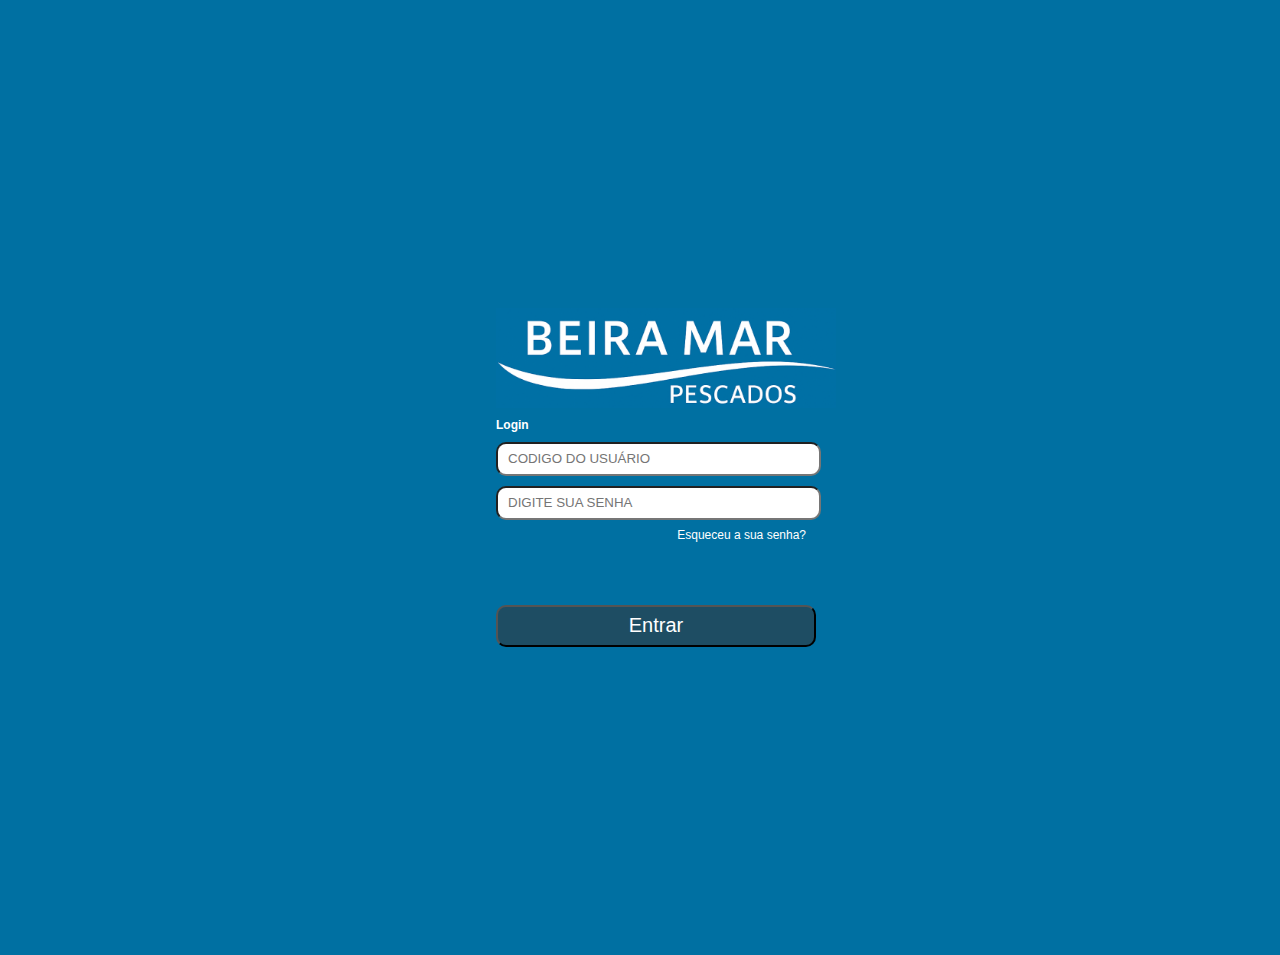
<file: index.html>
<!DOCTYPE html>
<html lang="pt-br">
<head>
    <meta charset="UTF-8">
    <meta name="viewport" content="width=device-width, initial-scale=1.0">
    <title>Tela de login</title>
    <link rel="stylesheet" href="login/style.css">
</head>
<body>
   
    <div class="login">
        <form id="loginForm">
            <img src="assets/logo.png" alt="logo">
            <h2>Login</h2>
            <input type="text" placeholder="CODIGO DO USUÁRIO" id="usuario" required>
            <input type="password" name="senha" id="senha" placeholder="DIGITE SUA SENHA" required>
            <a href="login/esquecisenha.html" id="esqsenha">Esqueceu a sua senha?</a>
            <br><br>
            <button type="submit" id="btao">Entrar</button>
        </form>
    </div>

    <script src="login/scripts.js"></script>
</body>
</html>
</file>
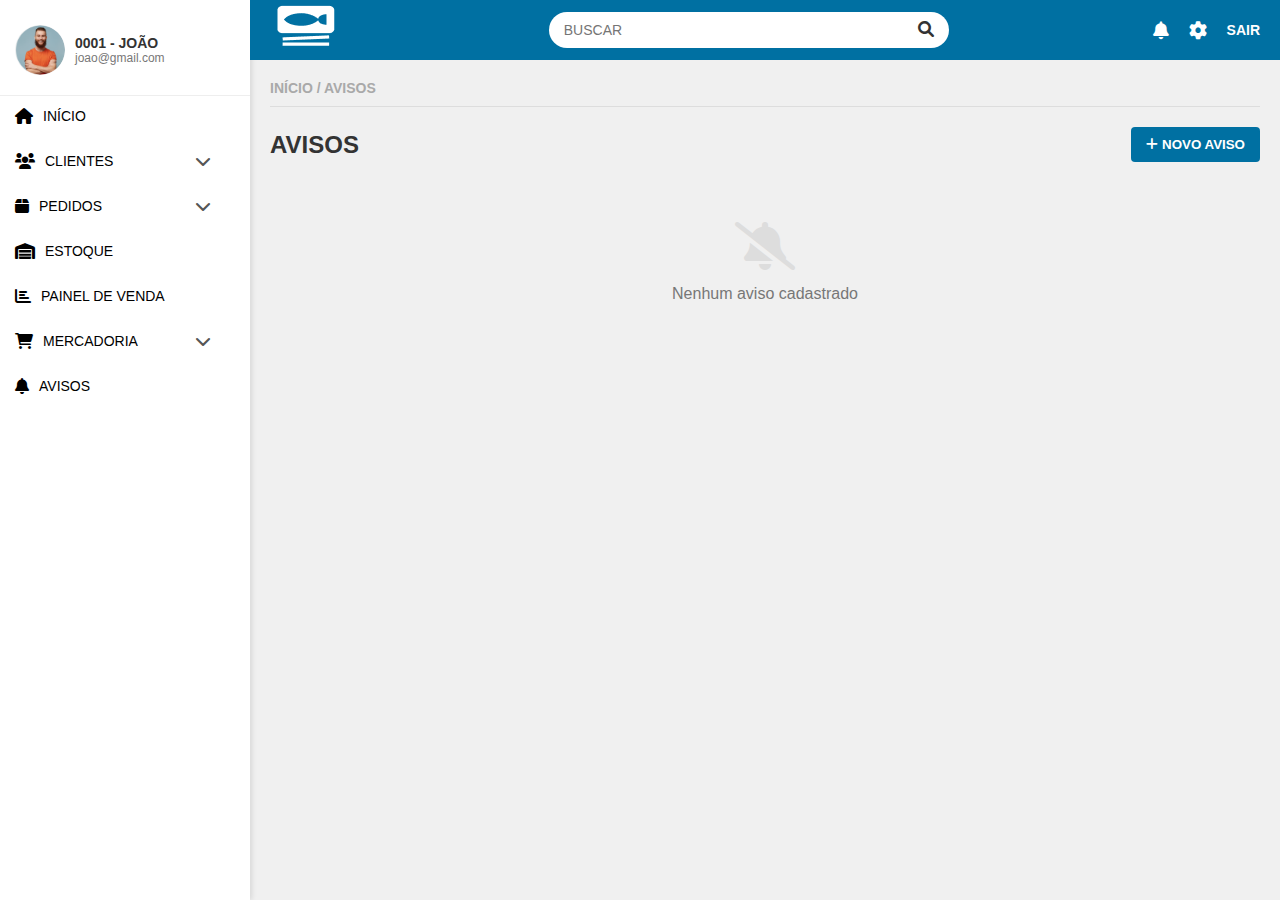
<file: menu/avisos.html>
<!DOCTYPE html>
<html lang="pt-BR">
<head>
    <meta charset="UTF-8">
    <meta name="viewport" content="width=device-width, initial-scale=1.0">
    <title>Dashboard Administrativo - Início</title>
    <link rel="stylesheet" href="style-avisos.css">
    <link rel="stylesheet" href="https://cdnjs.cloudflare.com/ajax/libs/font-awesome/6.0.0-beta3/css/all.min.css">
</head>
<body>
    <div class="dashboard-container">
        <!-- Sidebar - Estrutura replicada -->
        <aside class="sidebar">
            <div class="user-profile">
                <img src="assets/perfilonlinejoao.png" alt="Avatar" class="avatar">
                <div class="user-info">
                    <div class="user-name">0001 - JOÃO</div>
                    <div class="user-email">joao@gmail.com</div>
                </div>
            </div>
            <nav class="menu">
                <ul>
                    <!-- Item INICIO - Ativo -->
                    <li class="menu-item"><a href="inicio.html"><i class="fas fa-home"></i> INÍCIO</a></li>
                    
                    <!-- Menu CLIENTES -->
                    <li class="menu-item has-submenu">
                        <a href="#" class="submenu-toggle-link"><i class="fas fa-users"></i> CLIENTES<i class="fas fa-chevron-down submenu-toggle"></i></a>
                        <ul class="submenu">
                            <li class="submenu-item"><a href="novo-cliente.html">NOVO CLIENTE</a></li>
                            <li class="submenu-item"><a href="consultar-clientes.html">CONSULTAR CLIENTES</a></li>
                        </ul>
                    </li>
                    
                    <!-- Outros itens de menu -->
                    <li class="menu-item has-submenu">
                        <a href="#" class="submenu-toggle-link"><i class="fas fa-box"></i> PEDIDOS<i class="fas fa-chevron-down submenu-toggle"></i></a>
                        <ul class="submenu">
                            <li class="submenu-item"><a href="novo-pedido.html">NOVO PEDIDO</a></li>
                            <li class="submenu-item"><a href="consultar-pedidos.html">CONSULTAR PEDIDOS</a></li>
                        </ul>
                    </li>
                    <li class="menu-item"><a href="estoque.html"><i class="fas fa-warehouse"></i> ESTOQUE</a></li>
                    <li class="menu-item"><a href="painel-de-vendas.html"><i class="fas fa-chart-bar"></i> PAINEL DE VENDA</a></li>
                    <li class="menu-item has-submenu">
                        <a href="#" class="submenu-toggle-link"><i class="fas fa-shopping-cart"></i> MERCADORIA<i class="fas fa-chevron-down submenu-toggle"></i></a>
                        <ul class="submenu">
                            <li class="submenu-item"><a href="mercadoria-consulta.html">CONSULTA</a></li>
                            <li class="submenu-item"><a href="mercadoria-cadastro.html">CADASTRO DE MERCADORIA</a></li>
                            <li class="submenu-item"><a href="mercadoria-cadastro-produto.html">CADASTRO DE PRODUTO</a></li>
                        </ul>
                    </li>
                    <li class="menu-item"><a href="avisos.html"><i class="fas fa-bell"></i> AVISOS</a></li>
                </ul>
            </nav>
        </aside>

        <!-- Main Content - Estrutura replicada -->
        <main class="main-content">
            <!-- Top Bar - Estrutura replicada -->
            <header class="top-bar">
                <div class="logo-placeholder">
                    <img src="assets/peixetopbar.png"></i>
                </div>
                <div class="search-bar-container">
                    <div class="search-bar">
                        <input type="text" placeholder="BUSCAR">
                        <button><i class="fas fa-search"></i></button>
                    </div>
                </div>
                <div class="top-actions">
                    <i class="fas fa-bell icon-action"></i>
                    <i class="fas fa-cog icon-action"></i>
                    <a href="#" class="logout-btn">SAIR</a>
                </div>
            </header>
<!-- Adicione este código após o header da top-bar -->
<div class="content-wrapper">
    <div class="breadcrumb">
        <span>INÍCIO / AVISOS</span>
    </div>
    
    <div class="avisos-header">
        <h1>AVISOS</h1>
        <button class="btn-novo-aviso" id="btnNovoAviso">
            <i class="fas fa-plus"></i> NOVO AVISO
        </button>
    </div>
    
    <div class="avisos-container">
        <!-- Os avisos serão carregados aqui dinamicamente -->
    </div>
</div>

<!-- Modal para criar/editar avisos -->
<div class="modal" id="modalAviso">
    <div class="modal-content">
        <div class="modal-header">
            <h2 id="modalTitulo">NOVO AVISO</h2>
            <span class="close">&times;</span>
        </div>
        <div class="modal-body">
            <form id="formAviso">
                <input type="hidden" id="avisoId">
                <div class="form-group">
                    <label for="avisoTitulo">Título</label>
                    <input type="text" id="avisoTitulo" required>
                </div>
                <div class="form-group">
                    <label for="avisoMensagem">Mensagem</label>
                    <textarea id="avisoMensagem" rows="5" required></textarea>
                </div>
                <div class="form-group">
                    <label for="avisoPrioridade">Prioridade</label>
                    <select id="avisoPrioridade">
                        <option value="baixa">Baixa</option>
                        <option value="media">Média</option>
                        <option value="alta">Alta</option>
                    </select>
                </div>
                <div class="form-group">
                    <label for="avisoData">Data de Expiração</label>
                    <input type="date" id="avisoData">
                </div>
                <div class="form-actions">
                    <button type="button" class="btn-cancelar" id="btnCancelar">CANCELAR</button>
                    <button type="submit" class="btn-salvar">SALVAR</button>
                </div>
            </form>
        </div>
    </div>
</div>
		<script src="script-avisos.js"></script>

                <script src="script-inicio.js"></script>
</body>
</html>
</file>
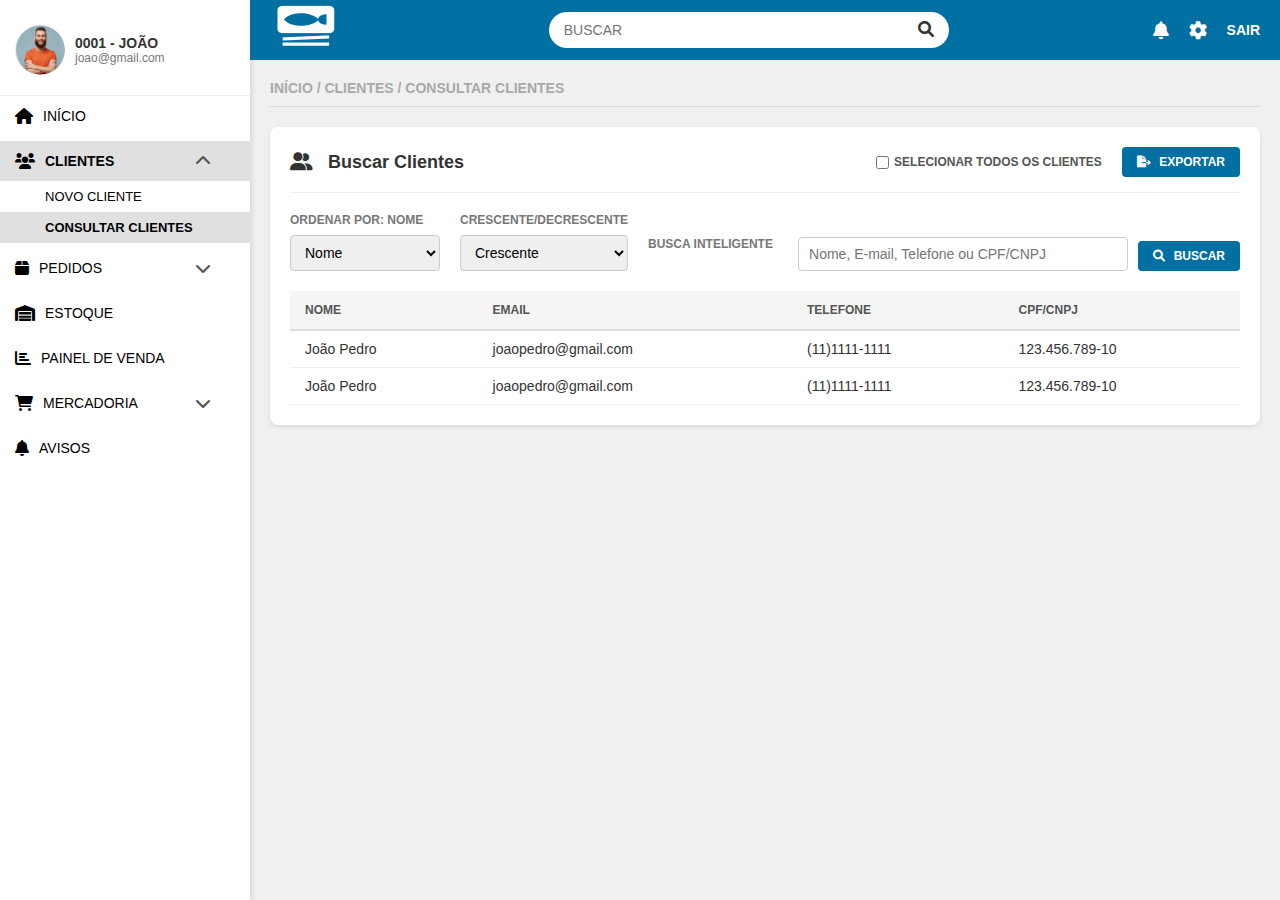
<file: menu/consultar-clientes.html>
<!DOCTYPE html>
<html lang="pt-BR">
<head>
    <meta charset="UTF-8">
    <meta name="viewport" content="width=device-width, initial-scale=1.0">
    <title>Dashboard Administrativo - Consultar Clientes</title>
    <link rel="stylesheet" href="style-consultar-clientes.css">
    <link rel="stylesheet" href="https://cdnjs.cloudflare.com/ajax/libs/font-awesome/6.0.0-beta3/css/all.min.css">
</head>
<body>
    <div class="dashboard-container">
        <!-- Sidebar - Estrutura replicada -->
        <aside class="sidebar">
            <div class="user-profile">
                <img src="assets/perfilonlinejoao.png" alt="Avatar" class="avatar">
                <div class="user-info">
                    <div class="user-name">0001 - JOÃO</div>
                    <div class="user-email">joao@gmail.com</div>
                </div>
            </div>
            <nav class="menu">
                <ul>

                    <li class="menu-item"><a href="inicio.html"><i class="fas fa-home"></i> INÍCIO</a></li>

                    <li class="menu-item has-submenu expanded active">
                        <a href="#" class="submenu-toggle-link"><i class="fas fa-users"></i> CLIENTES<i class="fas fa-chevron-up submenu-toggle"></i></a>
                        <ul class="submenu">
                            <li class="submenu-item"><a href="novo-cliente.html">NOVO CLIENTE</a></li> 
                            <li class="submenu-item active"><a href="consultar-clientes.html">CONSULTAR CLIENTES</a></li>
                        </ul>
                    </li>
                    <li class="menu-item has-submenu">
                        <a href="#" class="submenu-toggle-link"><i class="fas fa-box"></i> PEDIDOS<i class="fas fa-chevron-down submenu-toggle"></i></a>
                        <ul class="submenu">
                            <li class="submenu-item"><a href="novo-pedido.html">NOVO PEDIDO</a></li>
                            <li class="submenu-item"><a href="consultar-pedidos.html">CONSULTAR PEDIDOS</a></li>
                        </ul>
                    </li>
                    <li class="menu-item"><a href="estoque.html"><i class="fas fa-warehouse"></i> ESTOQUE</a></li>
                    <li class="menu-item"><a href="painel-de-vendas.html"><i class="fas fa-chart-bar"></i> PAINEL DE VENDA</a></li>
                    <li class="menu-item has-submenu">
                        <a href="#" class="submenu-toggle-link"><i class="fas fa-shopping-cart"></i> MERCADORIA<i class="fas fa-chevron-down submenu-toggle"></i></a>
                        <ul class="submenu">
                            <li class="submenu-item"><a href="mercadoria-consulta.html">CONSULTA</a></li>
                            <li class="submenu-item"><a href="mercadoria-cadastro.html">CADASTRO DE MERCADORIA</a></li>
                            <li class="submenu-item"><a href="mercadoria-cadastro-produto.html">CADASTRO DE PRODUTO</a></li>
                        </ul>
                    </li>
                    <li class="menu-item"><a href="avisos.html"><i class="fas fa-bell"></i> AVISOS</a></li>
                </ul>
            </nav>
        </aside>

        <!-- Main Content - Estrutura replicada -->
        <main class="main-content">
            <!-- Top Bar - Estrutura replicada -->
            <header class="top-bar">
                <div class="logo-placeholder">
                    <img src="assets/peixetopbar.png"></i>
                </div>
                <div class="search-bar-container">
                    <div class="search-bar">
                        <input type="text" placeholder="BUSCAR">
                        <button><i class="fas fa-search"></i></button>
                    </div>
                </div>
                <div class="top-actions">
                    <i class="fas fa-bell icon-action"></i>
                    <i class="fas fa-cog icon-action"></i>
                    <a href="#" class="logout-btn">SAIR</a>
                </div>
            </header>

            <!-- Page Content - Conteúdo da tela Consultar Clientes -->
            <div class="page-content">
                <!-- Breadcrumb -->
                <div class="breadcrumb">INÍCIO / CLIENTES / CONSULTAR CLIENTES</div>

                <!-- Container Principal de Consulta -->
                <div class="consult-client-container">
                    <!-- Área de Filtros e Ações -->
                    <div class="search-actions-bar">
                        <h2 class="search-title"><i class="fas fa-user-friends"></i> Buscar Clientes</h2>
                        <div class="export-area">
                            <input type="checkbox" id="selectAll">
                            <label for="selectAll">SELECIONAR TODOS OS CLIENTES</label>
                            <button class="export-btn"><i class="fas fa-file-export"></i> EXPORTAR</button>
                        </div>
                    </div>

                    <!-- Área de Filtros de Busca -->
                    <div class="filters-bar">
                        <div class="filter-group">
                            <label for="orderBy">ORDENAR POR: NOME</label>
                            <select id="orderBy" name="orderBy">
                                <option value="nome">Nome</option>
                                <option value="email">E-mail</option>
                                <option value="telefone">Telefone</option>
                            </select>
                        </div>
                        <div class="filter-group">
                            <label for="sortOrder">CRESCENTE/DECRESCENTE</label>
                            <select id="sortOrder" name="sortOrder">
                                <option value="asc">Crescente</option>
                                <option value="desc">Decrescente</option>
                            </select>
                        </div>
                        <div class="filter-group intelligent-search">
                            <label for="intelligentSearch">BUSCA INTELIGENTE</label>
                            <input type="text" id="intelligentSearch" name="intelligentSearch" placeholder="Nome, E-mail, Telefone ou CPF/CNPJ">
                            <button class="search-btn"><i class="fas fa-search"></i> BUSCAR</button>
                        </div>
                    </div>

                    <!-- Tabela de Clientes -->
                    <div class="clients-table-container">
                        <table class="clients-table">
                            <thead>
                                <tr>
                                    <th>NOME</th>
                                    <th>EMAIL</th>
                                    <th>TELEFONE</th>
                                    <th>CPF/CNPJ</th>
                                </tr>
                            </thead>
                            <tbody>
                                <!-- Linhas de exemplo conforme a imagem -->
                                <tr>
                                    <td>João Pedro</td>
                                    <td>joaopedro@gmail.com</td>
                                    <td>(11)1111-1111</td>
                                    <td>123.456.789-10</td>
                                </tr>
                                <tr>
                                    <td>João Pedro</td>
                                    <td>joaopedro@gmail.com</td>
                                    <td>(11)1111-1111</td>
                                    <td>123.456.789-10</td>
                                </tr>
                                <!-- Mais clientes seriam adicionados aqui via JS -->
                            </tbody>
                        </table>
                    </div>
                </div>
            </div>
        </main>
    </div>

    <script src="script-consultar-clientes.js"></script>
    <script src="script-inicio.js"></script>
</body>
</html>
</file>
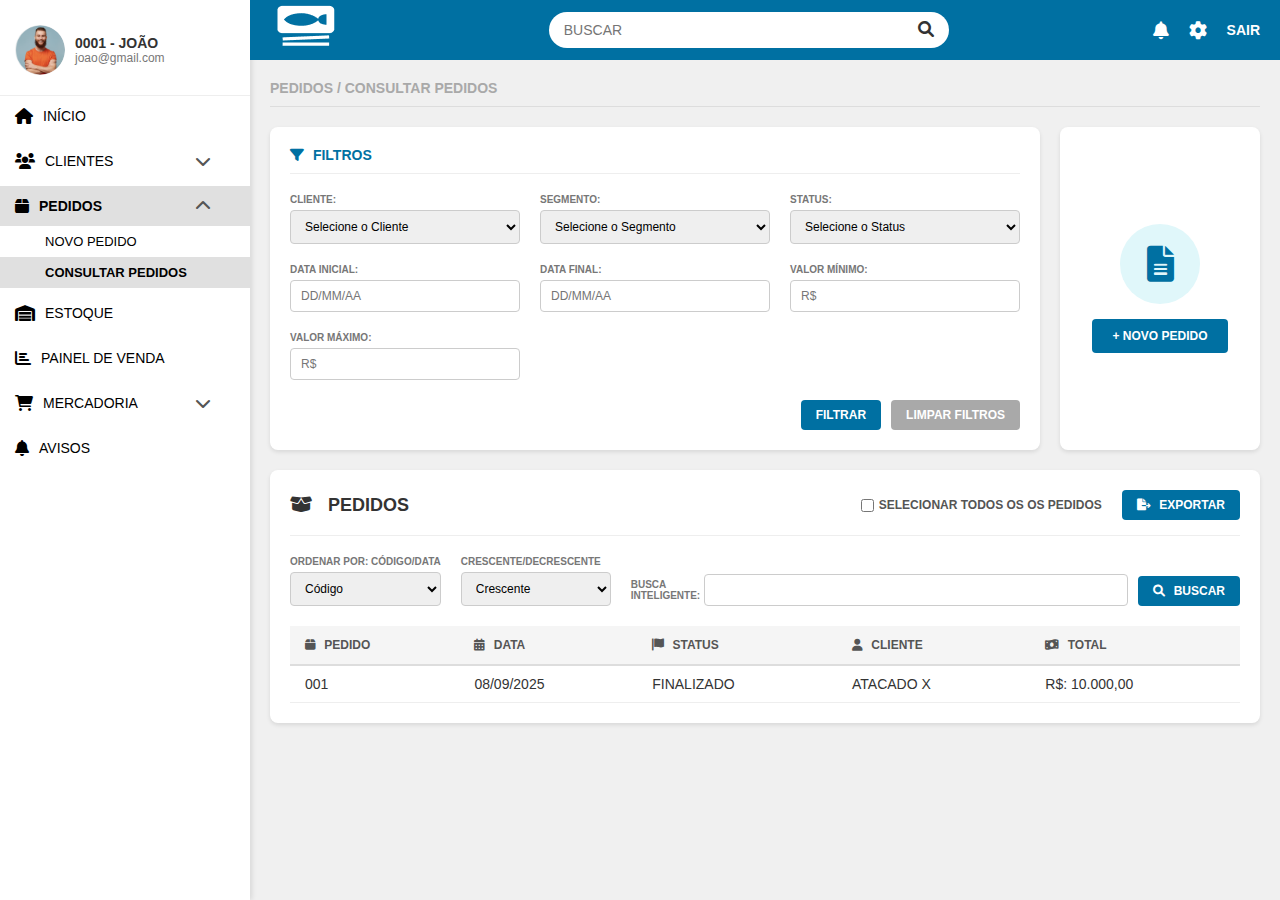
<file: menu/consultar-pedidos.html>
<!DOCTYPE html>
<html lang="pt-BR">
<head>
    <meta charset="UTF-8">
    <meta name="viewport" content="width=device-width, initial-scale=1.0">
    <title>Dashboard Administrativo - Consultar Pedidos</title>
    <link rel="stylesheet" href="style-consultar-pedidos.css">
    <link rel="stylesheet" href="https://cdnjs.cloudflare.com/ajax/libs/font-awesome/6.0.0-beta3/css/all.min.css">
</head>
<body>
    <div class="dashboard-container">
        <!-- Sidebar - Estrutura replicada -->
        <aside class="sidebar">
            <div class="user-profile">
                <img src="assets/perfilonlinejoao.png" alt="Avatar" class="avatar">
                <div class="user-info">
                    <div class="user-name">0001 - JOÃO</div>
                    <div class="user-email">joao@gmail.com</div>
                </div>
            </div>
            <nav class="menu">
                <ul>

                    <li class="menu-item"><a href="inicio.html"><i class="fas fa-home"></i> INÍCIO</a></li>

                    <li class="menu-item has-submenu">
                        <a href="#" class="submenu-toggle-link"><i class="fas fa-users"></i> CLIENTES<i class="fas fa-chevron-down submenu-toggle"></i></a>
                        <ul class="submenu">
                            <li class="submenu-item"><a href="novo-cliente.html">NOVO CLIENTE</a></li> 
                            <li class="submenu-item"><a href="consultar-clientes.html">CONSULTAR CLIENTES</a></li>
                        </ul>
                    </li>
                    <li class="menu-item has-submenu expanded active">
                        <a href="#" class="submenu-toggle-link"><i class="fas fa-box"></i> PEDIDOS<i class="fas fa-chevron-up submenu-toggle"></i></a>
                        <ul class="submenu">
                            <li class="submenu-item"><a href="novo-pedido.html">NOVO PEDIDO</a></li>
                            <li class="submenu-item active"><a href="consultar-pedidos.html">CONSULTAR PEDIDOS</a></li>
                        </ul>
                    </li>
                    <li class="menu-item"><a href="estoque.html"><i class="fas fa-warehouse"></i> ESTOQUE</a></li>
                    <li class="menu-item"><a href="painel-de-vendas.html"><i class="fas fa-chart-bar"></i> PAINEL DE VENDA</a></li>
                    <li class="menu-item has-submenu">
                        <a href="#" class="submenu-toggle-link"><i class="fas fa-shopping-cart"></i> MERCADORIA<i class="fas fa-chevron-down submenu-toggle"></i></a>
                        <ul class="submenu">
                            <li class="submenu-item"><a href="mercadoria-consulta.html">CONSULTA</a></li>
                            <li class="submenu-item"><a href="mercadoria-cadastro.html">CADASTRO DE MERCADORIA</a></li>
                            <li class="submenu-item"><a href="mercadoria-cadastro-produto.html">CADASTRO DE PRODUTO</a></li>
                        </ul>
                    </li>
                    <li class="menu-item"><a href="avisos.html"><i class="fas fa-bell"></i> AVISOS</a></li>
                </ul>
            </nav>
        </aside>

        <!-- Main Content - Estrutura replicada -->
        <main class="main-content">
            <!-- Top Bar - Estrutura replicada -->
            <header class="top-bar">
                <div class="logo-placeholder">
                    <img src="assets/peixetopbar.png"></i>
                </div>
                <div class="search-bar-container">
                    <div class="search-bar">
                        <input type="text" placeholder="BUSCAR">
                        <button><i class="fas fa-search"></i></button>
                    </div>
                </div>
                <div class="top-actions">
                    <i class="fas fa-bell icon-action"></i>
                    <i class="fas fa-cog icon-action"></i>
                    <a href="#" class="logout-btn">SAIR</a>
                </div>
            </header>

            <!-- Page Content - Conteúdo da tela Consultar Pedidos -->
            <div class="page-content">
                <!-- Breadcrumb -->
                <div class="breadcrumb">PEDIDOS / CONSULTAR PEDIDOS</div>

                <!-- Container Principal de Consulta -->
                <div class="consult-pedidos-container">
                    
                    <!-- Área de Filtros e Ações -->
                    <div class="filters-and-actions">
                        <div class="filters-box">
                            <h2 class="filters-title"><i class="fas fa-filter"></i> FILTROS</h2>
                            
                            <!-- Área de Filtros de Busca -->
                            <div class="filters-grid">
                                <div class="filter-group">
                                    <label for="cliente">CLIENTE:</label>
                                    <select id="cliente" name="cliente">
                                        <option value="">Selecione o Cliente</option>
                                    </select>
                                </div>
                                <div class="filter-group">
                                    <label for="segmento">SEGMENTO:</label>
                                    <select id="segmento" name="segmento">
                                        <option value="">Selecione o Segmento</option>
                                    </select>
                                </div>
                                <div class="filter-group">
                                    <label for="status">STATUS:</label>
                                    <select id="status" name="status">
                                        <option value="">Selecione o Status</option>
                                    </select>
                                </div>
                                <div class="filter-group">
                                    <label for="dataInicial">DATA INICIAL:</label>
                                    <input type="text" id="dataInicial" name="dataInicial" placeholder="DD/MM/AA">
                                </div>
                                <div class="filter-group">
                                    <label for="dataFinal">DATA FINAL:</label>
                                    <input type="text" id="dataFinal" name="dataFinal" placeholder="DD/MM/AA">
                                </div>
                                <div class="filter-group">
                                    <label for="valorMinimo">VALOR MÍNIMO:</label>
                                    <div class="input-rs">
                                        <span>R$</span>
                                        <input type="text" id="valorMinimo" name="valorMinimo">
                                    </div>
                                </div>
                                <div class="filter-group">
                                    <label for="valorMaximo">VALOR MÁXIMO:</label>
                                    <div class="input-rs">
                                        <span>R$</span>
                                        <input type="text" id="valorMaximo" name="valorMaximo">
                                    </div>
                                </div>
                            </div>
                            
                            <div class="filter-actions">
                                <button class="filter-btn">FILTRAR</button>
                                <button class="clear-btn">LIMPAR FILTROS</button>
                            </div>
                        </div>

                        <div class="new-pedido-box">
                            <div class="icon-circle">
                                <i class="fas fa-file-alt"></i>
                            </div>
                            <button class="new-pedido-btn">+ NOVO PEDIDO</button>
                        </div>
                    </div>

                    <!-- Tabela de Pedidos -->
                    <div class="pedidos-table-section">
                        <div class="pedidos-header-bar">
                            <h2 class="pedidos-title"><i class="fas fa-box-open"></i> PEDIDOS</h2>
                            <div class="export-area">
                                <input type="checkbox" id="selectAllPedidos">
                                <label for="selectAllPedidos">SELECIONAR TODOS OS OS PEDIDOS</label>
                                <button class="export-btn"><i class="fas fa-file-export"></i> EXPORTAR</button>
                            </div>
                        </div>

                        <!-- Área de Filtros de Busca da Tabela -->
                        <div class="filters-bar-table">
                            <div class="filter-group">
                                <label for="orderByTable">ORDENAR POR: CÓDIGO/DATA</label>
                                <select id="orderByTable" name="orderByTable">
                                    <option value="codigo">Código</option>
                                    <option value="data">Data</option>
                                </select>
                            </div>
                            <div class="filter-group">
                                <label for="sortOrderTable">CRESCENTE/DECRESCENTE</label>
                                <select id="sortOrderTable" name="sortOrderTable">
                                    <option value="asc">Crescente</option>
                                    <option value="desc">Decrescente</option>
                                </select>
                            </div>
                            <div class="filter-group intelligent-search">
                                <label for="intelligentSearchTable">BUSCA INTELIGENTE:</label>
                                <input type="text" id="intelligentSearchTable" name="intelligentSearchTable" placeholder="">
                                <button class="search-btn"><i class="fas fa-search"></i> BUSCAR</button>
                            </div>
                        </div>

                        <div class="pedidos-table-container">
                            <table class="pedidos-table">
                                <thead>
                                    <tr>
                                        <th><i class="fas fa-box"></i> PEDIDO</th>
                                        <th><i class="fas fa-calendar-alt"></i> DATA</th>
                                        <th><i class="fas fa-flag"></i> STATUS</th>
                                        <th><i class="fas fa-user"></i> CLIENTE</th>
                                        <th><i class="fas fa-money-bill-wave"></i> TOTAL</th>
                                    </tr>
                                </thead>
                                <tbody>
                                    <!-- Linhas de exemplo conforme a imagem -->
                                    <tr>
                                        <td>001</td>
                                        <td>08/09/2025</td>
                                        <td>FINALIZADO</td>
                                        <td>ATACADO X</td>
                                        <td>R$: 10.000,00</td>
                                    </tr>
                                    <!-- Mais pedidos seriam adicionados aqui via JS -->
                                </tbody>
                            </table>
                        </div>
                    </div>
                </div>
            </div>
        </main>
    </div>

    <script src="script-consultar-pedidos.js"></script>
    <script src="script-inicio.js"></script>
</body>
</html>
</file>
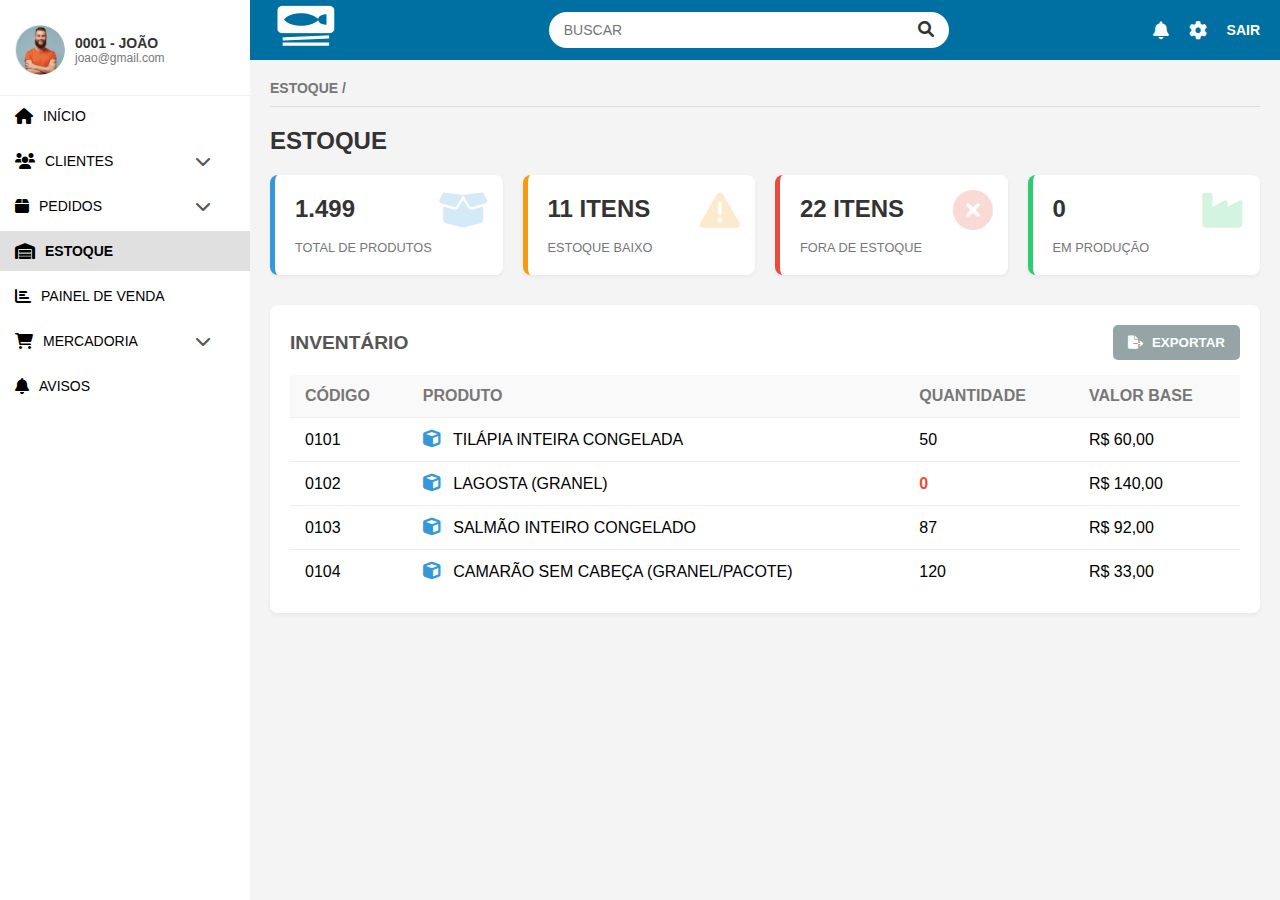
<file: menu/estoque.html>
<!DOCTYPE html>
<html lang="pt-BR">
<head>
    <meta charset="UTF-8">
    <meta name="viewport" content="width=device-width, initial-scale=1.0">
    <title>Dashboard Administrativo - Estoque</title>
    <link rel="stylesheet" href="style-estoque.css">
    <link rel="stylesheet" href="https://cdnjs.cloudflare.com/ajax/libs/font-awesome/6.0.0-beta3/css/all.min.css">
</head>
<body>
    <div class="dashboard-container">
        <!-- Sidebar - Estrutura replicada -->
        <aside class="sidebar">
            <div class="user-profile">
                <img src="assets/perfilonlinejoao.png" alt="Avatar" class="avatar">
                <div class="user-info">
                    <div class="user-name">0001 - JOÃO</div>
                    <div class="user-email">joao@gmail.com</div>
                </div>
            </div>
            <nav class="menu">
                <ul>
                    <!-- Item INICIO -->
                    <li class="menu-item"><a href="inicio.html"><i class="fas fa-home"></i> INÍCIO</a></li>
                    
                    <!-- Menu CLIENTES -->
                    <li class="menu-item has-submenu">
                        <a href="#" class="submenu-toggle-link"><i class="fas fa-users"></i> CLIENTES<i class="fas fa-chevron-down submenu-toggle"></i></a>
                        <ul class="submenu">
                            <li class="submenu-item"><a href="novo-cliente.html">NOVO CLIENTE</a></li>
                            <li class="submenu-item"><a href="consultar-clientes.html">CONSULTAR CLIENTES</a></li>
                        </ul>
                    </li>
                    
                    <!-- Menu PEDIDOS -->
                    <li class="menu-item has-submenu">
                        <a href="#" class="submenu-toggle-link"><i class="fas fa-box"></i> PEDIDOS<i class="fas fa-chevron-down submenu-toggle"></i></a>
                        <ul class="submenu">
                            <li class="submenu-item"><a href="novo-pedido.html">NOVO PEDIDO</a></li>
                            <li class="submenu-item"><a href="consultar-pedidos.html">CONSULTAR PEDIDOS</a></li>
                        </ul>
                    </li>
                    <!-- Item ESTOQUE (Ativo) -->
                    <li class="menu-item active"><a href="estoque.html"><i class="fas fa-warehouse"></i> ESTOQUE</a></li>
                    <!-- Item PAINEL DE VENDA -->
                    <li class="menu-item"><a href="painel-de-vendas.html"><i class="fas fa-chart-bar"></i> PAINEL DE VENDA</a></li>
                    <li class="menu-item has-submenu">
                        <a href="#" class="submenu-toggle-link"><i class="fas fa-shopping-cart"></i> MERCADORIA<i class="fas fa-chevron-down submenu-toggle"></i></a>
                        <ul class="submenu">
                            <li class="submenu-item"><a href="mercadoria-consulta.html">CONSULTA</a></li>
                            <li class="submenu-item"><a href="mercadoria-cadastro.html">CADASTRO DE MERCADORIA</a></li>
                            <li class="submenu-item"><a href="mercadoria-cadastro-produto.html">CADASTRO DE PRODUTO</a></li>
                        </ul>
                    </li>
                    <li class="menu-item"><a href="avisos.html"><i class="fas fa-bell"></i> AVISOS</a></li>
                </ul>
            </nav>
        </aside>

        <!-- Main Content -->
        <main class="main-content">
            <!-- Top Bar - Estrutura replicada -->
            <header class="top-bar">
                <div class="logo-placeholder">
                    <img src="assets/peixetopbar.png">
                </div>
                <div class="search-bar-container">
                    <div class="search-bar">
                        <input type="text" placeholder="BUSCAR">
                        <button><i class="fas fa-search"></i></button>
                    </div>
                </div>
                <div class="top-actions">
                    <i class="fas fa-bell icon-action"></i>
                    <i class="fas fa-cog icon-action"></i>
                    <a href="#" class="logout-btn">SAIR</a>
                </div>
            </header>

            <!-- Page Content - Conteúdo do Estoque -->
            <div class="page-content">
                <!-- Breadcrumb -->
                <div class="breadcrumb">ESTOQUE /</div>

                <div class="header-actions">
                    <h2 class="page-title">ESTOQUE</h2>
                </div>

                <!-- Cards de Métricas -->
                <section class="metric-cards">
                    <div class="card total-produtos">
                        <div class="value">1.499</div>
                        <div class="label">TOTAL DE PRODUTOS</div>
                        <i class="fas fa-box-open icon"></i>
                    </div>
                    <div class="card estoque-baixo">
                        <div class="value">11 ITENS</div>
                        <div class="label">ESTOQUE BAIXO</div>
                        <i class="fas fa-exclamation-triangle icon"></i>
                    </div>
                    <div class="card fora-estoque">
                        <div class="value">22 ITENS</div>
                        <div class="label">FORA DE ESTOQUE</div>
                        <i class="fas fa-times-circle icon"></i>
                    </div>
                    <div class="card em-producao">
                        <div class="value">0</div>
                        <div class="label">EM PRODUÇÃO</div>
                        <i class="fas fa-industry icon"></i>
                    </div>
                </section>

                <!-- Tabela de Inventário -->
                <section class="inventory-section">
                    <div class="inventory-header">
                        <h3>INVENTÁRIO</h3>
                        <button class="export-btn"><i class="fas fa-file-export"></i> EXPORTAR</button>
                    </div>
                    <table class="inventory-table">
                        <thead>
                            <tr>
                                <th>CÓDIGO</th>
                                <th>PRODUTO</th>
                                <th>QUANTIDADE</th>
                                <th>VALOR BASE</th>
                            </tr>
                        </thead>
                        <tbody>
                            <tr>
                                <td>0101</td>
                                <td><i class="fas fa-cube product-icon"></i> TILÁPIA INTEIRA CONGELADA</td>
                                <td>50</td>
                                <td>R$ 60,00</td>
                            </tr>
                            <tr>
                                <td>0102</td>
                                <td><i class="fas fa-cube product-icon"></i> LAGOSTA (GRANEL)</td>
                                <td>0</td>
                                <td>R$ 140,00</td>
                            </tr>
                            <tr>
                                <td>0103</td>
                                <td><i class="fas fa-cube product-icon"></i> SALMÃO INTEIRO CONGELADO</td>
                                <td>87</td>
                                <td>R$ 92,00</td>
                            </tr>
                            <tr>
                                <td>0104</td>
                                <td><i class="fas fa-cube product-icon"></i> CAMARÃO SEM CABEÇA (GRANEL/PACOTE)</td>
                                <td>120</td>
                                <td>R$ 33,00</td>
                            </tr>
                        </tbody>
                    </table>
                </section>
            </div>
        </main>
    </div>

    <script src="script-menu-navigation.js"></script>
    <script src="script-estoque.js"></script>
</body>
</html>
</file>
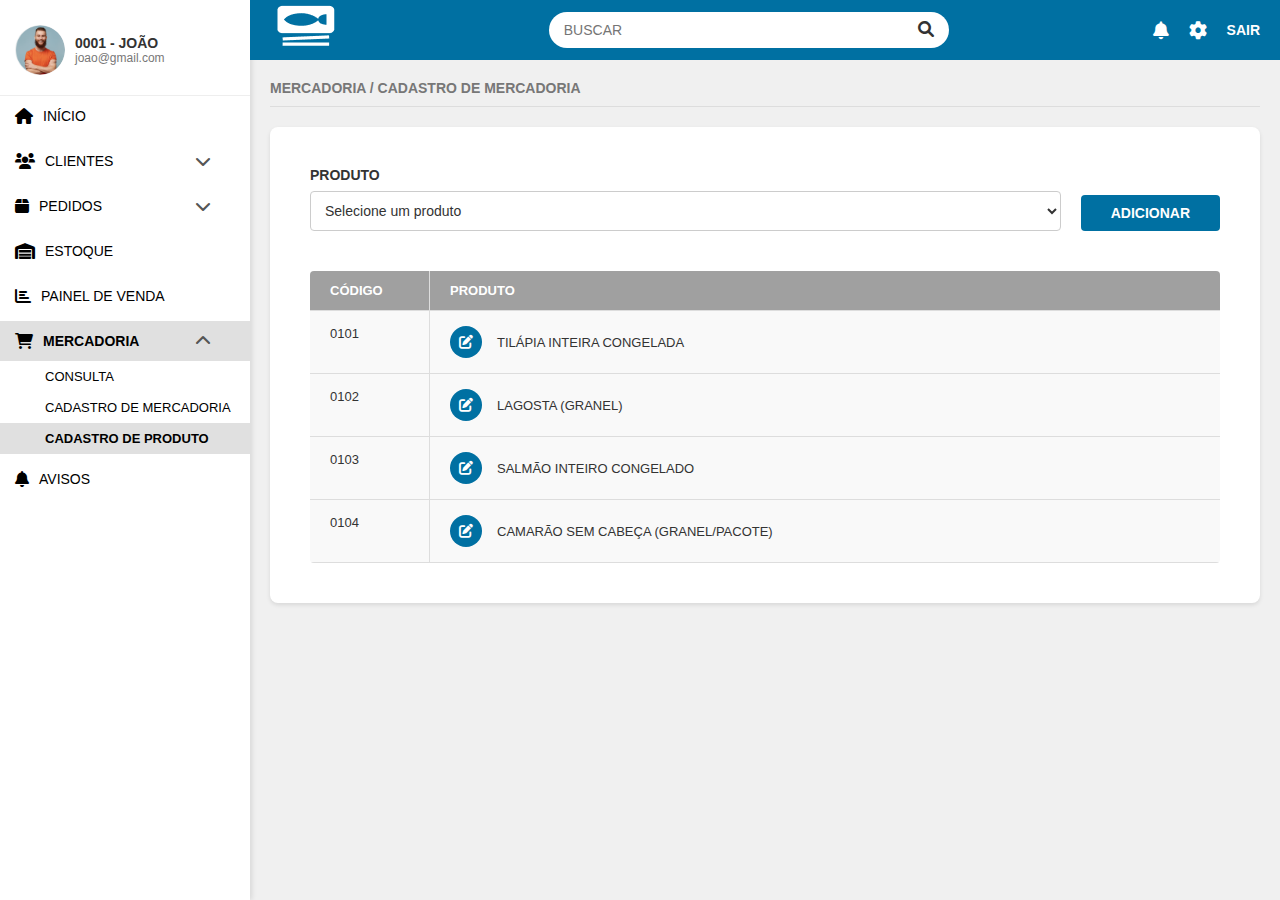
<file: menu/mercadoria-cadastro-produto.html>
<!DOCTYPE html>
<html lang="pt-BR">
<head>
    <meta charset="UTF-8">
    <meta name="viewport" content="width=device-width, initial-scale=1.0">
    <title>Dashboard Administrativo - Cadastro de Produto</title>
    <link rel="stylesheet" href="style-mercadoria-cadastro-produto.css">
    <link rel="stylesheet" href="https://cdnjs.cloudflare.com/ajax/libs/font-awesome/6.0.0-beta3/css/all.min.css">
</head>
<body>
    <div class="dashboard-container">
        <!-- Sidebar -->
        <aside class="sidebar">
            <div class="user-profile">
                <img src="assets/perfilonlinejoao.png" alt="Avatar" class="avatar">
                <div class="user-info">
                    <div class="user-name">0001 - JOÃO</div>
                    <div class="user-email">joao@gmail.com</div>
                </div>
            </div>
            <nav class="menu">
                <ul>
                    <li class="menu-item"><a href="inicio.html"><i class="fas fa-home"></i> INÍCIO</a></li>

                    <li class="menu-item has-submenu">
                        <a href="#" class="submenu-toggle-link"><i class="fas fa-users"></i> CLIENTES<i class="fas fa-chevron-down submenu-toggle"></i></a>
                        <ul class="submenu">
                            <li class="submenu-item"><a href="novo-cliente.html">NOVO CLIENTE</a></li>
                            <li class="submenu-item"><a href="consultar-clientes.html">CONSULTAR CLIENTES</a></li>
                        </ul>
                    </li>
                    <li class="menu-item has-submenu">
                        <a href="#" class="submenu-toggle-link"><i class="fas fa-box"></i> PEDIDOS<i class="fas fa-chevron-down submenu-toggle"></i></a>
                        <ul class="submenu">
                            <li class="submenu-item"><a href="novo-pedido.html">NOVO PEDIDO</a></li>
                            <li class="submenu-item"><a href="consultar-pedidos.html">CONSULTAR PEDIDOS</a></li>
                        </ul>
                    </li>
                    <li class="menu-item"><a href="estoque.html"><i class="fas fa-warehouse"></i> ESTOQUE</a></li>
                    <li class="menu-item"><a href="painel-de-vendas.html"><i class="fas fa-chart-bar"></i> PAINEL DE VENDA</a></li>
                    <li class="menu-item has-submenu expanded active">
                        <a href="#" class="submenu-toggle-link"><i class="fas fa-shopping-cart"></i> MERCADORIA<i class="fas fa-chevron-up submenu-toggle"></i></a>
                        <ul class="submenu">
                            <li class="submenu-item"><a href="mercadoria-consulta.html">CONSULTA</a></li>
                            <li class="submenu-item"><a href="mercadoria-cadastro.html">CADASTRO DE MERCADORIA</a></li>
                            <li class="submenu-item active"><a href="mercadoria-cadastro-produto.html">CADASTRO DE PRODUTO</a></li>
                        </ul>
                    </li>
                    <li class="menu-item"><a href="avisos.html"><i class="fas fa-bell"></i> AVISOS</a></li>
                </ul>
            </nav>
        </aside>

        <!-- Main Content -->
        <main class="main-content">
            <!-- Top Bar -->
            <header class="top-bar">
                <div class="logo-placeholder">
                    <img src="assets/peixetopbar.png">
                </div>
                <div class="search-bar-container">
                    <div class="search-bar">
                        <input type="text" placeholder="BUSCAR">
                        <button><i class="fas fa-search"></i></button>
                    </div>
                </div>
                <div class="top-actions">
                    <i class="fas fa-bell icon-action"></i>
                    <i class="fas fa-cog icon-action"></i>
                    <a href="#" class="logout-btn">SAIR</a>
                </div>
            </header>

            <!-- Page Content -->
            <div class="page-content">
                <!-- Breadcrumb -->
                <div class="breadcrumb">MERCADORIA / CADASTRO DE MERCADORIA</div>

                <!-- Form Container -->
                <div class="form-container">
                    <div class="form-header">
                        <div class="form-group">
                            <label for="produto">PRODUTO</label>
                            <select id="produto" name="produto">
                                <option value="">Selecione um produto</option>
                                <option value="tilapia">TILÁPIA INTEIRA CONGELADA</option>
                                <option value="lagosta">LAGOSTA (GRANEL)</option>
                                <option value="salmao">SALMÃO INTEIRO CONGELADO</option>
                                <option value="camarao">CAMARÃO SEM CABEÇA (GRANEL/PACOTE)</option>
                            </select>
                        </div>
                        <button type="button" class="btn-adicionar" id="btnAdicionar">ADICIONAR</button>
                    </div>

                    <!-- Products List -->
                    <div class="products-list">
                        <div class="product-item">
                            <div class="product-code">CÓDIGO</div>
                            <div class="product-name">PRODUTO</div>
                        </div>

                        <div class="product-item" data-code="0101">
                            <div class="product-code">0101</div>
                            <div class="product-name">
                                <button class="btn-edit"><i class="fas fa-edit"></i></button>
                                TILÁPIA INTEIRA CONGELADA
                            </div>
                        </div>

                        <div class="product-item" data-code="0102">
                            <div class="product-code">0102</div>
                            <div class="product-name">
                                <button class="btn-edit"><i class="fas fa-edit"></i></button>
                                LAGOSTA (GRANEL)
                            </div>
                        </div>

                        <div class="product-item" data-code="0103">
                            <div class="product-code">0103</div>
                            <div class="product-name">
                                <button class="btn-edit"><i class="fas fa-edit"></i></button>
                                SALMÃO INTEIRO CONGELADO
                            </div>
                        </div>

                        <div class="product-item" data-code="0104">
                            <div class="product-code">0104</div>
                            <div class="product-name">
                                <button class="btn-edit"><i class="fas fa-edit"></i></button>
                                CAMARÃO SEM CABEÇA (GRANEL/PACOTE)
                            </div>
                        </div>
                    </div>
                </div>
            </div>
        </main>
    </div>

    <!-- Modal para edição de produto -->
    <div id="editModal" class="modal">
        <div class="modal-content">
            <span class="close">&times;</span>
            <h2>EDITAR PRODUTO</h2>
            <form id="editForm">
                <div class="form-group">
                    <label for="editCodigo">CÓDIGO:</label>
                    <input type="text" id="editCodigo" name="editCodigo" readonly>
                </div>
                <div class="form-group">
                    <label for="editNome">NOME DO PRODUTO:</label>
                    <input type="text" id="editNome" name="editNome" required>
                </div>
                <div class="modal-actions">
                    <button type="submit" class="btn-salvar-modal">SALVAR</button>
                    <button type="button" class="btn-cancelar-modal">CANCELAR</button>
                </div>
            </form>
        </div>
    </div>

    <script src="script-menu-navigation.js"></script>
    <script src="script-mercadoria-cadastro-produto.js"></script>
</body>
</html>
</file>
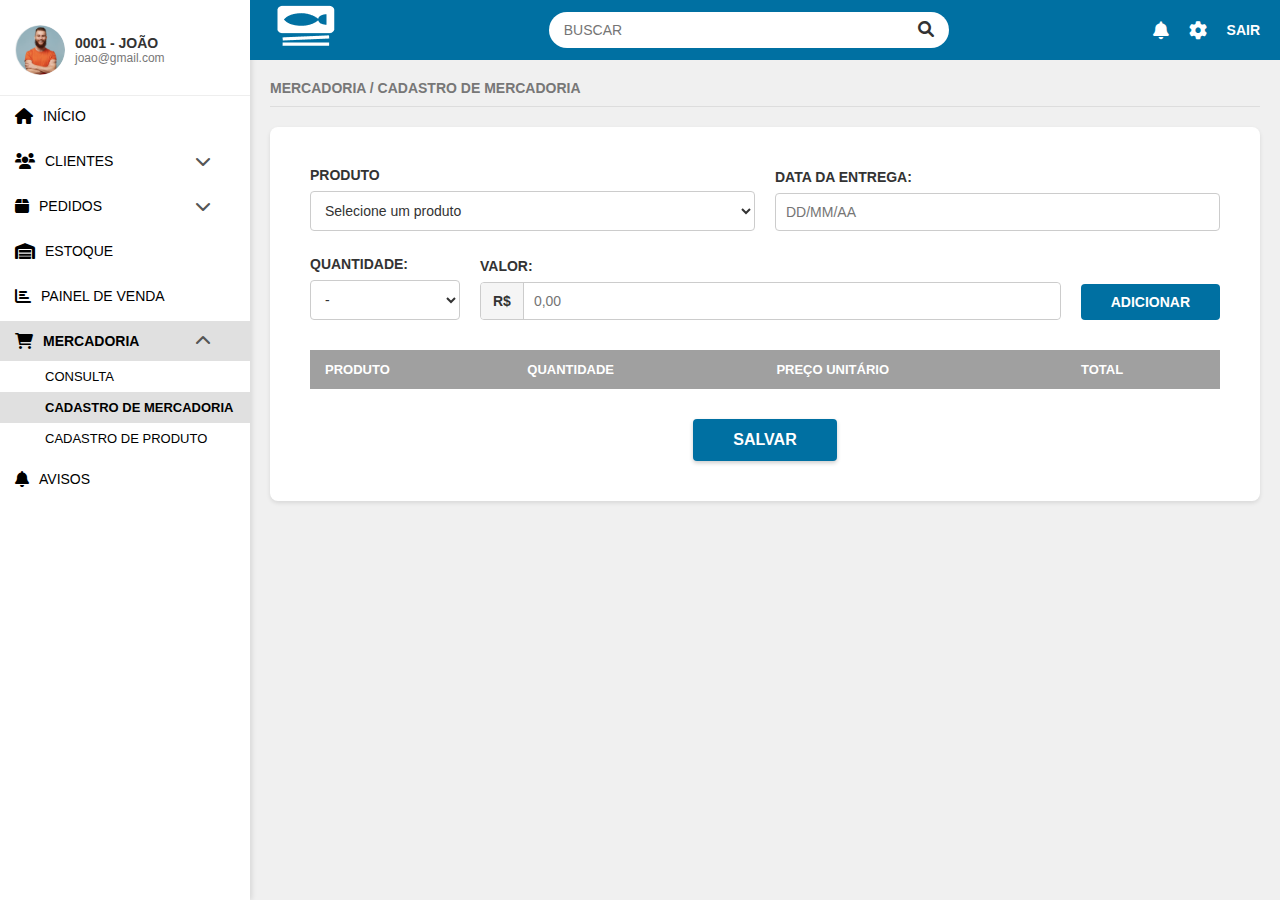
<file: menu/mercadoria-cadastro.html>
<!DOCTYPE html>
<html lang="pt-BR">
<head>
    <meta charset="UTF-8">
    <meta name="viewport" content="width=device-width, initial-scale=1.0">
    <title>Dashboard Administrativo - Cadastro de Mercadoria</title>
    <link rel="stylesheet" href="style-mercadoria-cadastro.css">
    <link rel="stylesheet" href="https://cdnjs.cloudflare.com/ajax/libs/font-awesome/6.0.0-beta3/css/all.min.css">
</head>
<body>
    <div class="dashboard-container">
        <!-- Sidebar -->
        <aside class="sidebar">
            <div class="user-profile">
                <img src="assets/perfilonlinejoao.png" alt="Avatar" class="avatar">
                <div class="user-info">
                    <div class="user-name">0001 - JOÃO</div>
                    <div class="user-email">joao@gmail.com</div>
                </div>
            </div>
            <nav class="menu">
                <ul>
                    <li class="menu-item"><a href="inicio.html"><i class="fas fa-home"></i> INÍCIO</a></li>

                    <li class="menu-item has-submenu">
                        <a href="#" class="submenu-toggle-link"><i class="fas fa-users"></i> CLIENTES<i class="fas fa-chevron-down submenu-toggle"></i></a>
                        <ul class="submenu">
                            <li class="submenu-item"><a href="novo-cliente.html">NOVO CLIENTE</a></li>
                            <li class="submenu-item"><a href="consultar-clientes.html">CONSULTAR CLIENTES</a></li>
                        </ul>
                    </li>
                    <li class="menu-item has-submenu">
                        <a href="#" class="submenu-toggle-link"><i class="fas fa-box"></i> PEDIDOS<i class="fas fa-chevron-down submenu-toggle"></i></a>
                        <ul class="submenu">
                            <li class="submenu-item"><a href="novo-pedido.html">NOVO PEDIDO</a></li>
                            <li class="submenu-item"><a href="consultar-pedidos.html">CONSULTAR PEDIDOS</a></li>
                        </ul>
                    </li>
                    <li class="menu-item"><a href="estoque.html"><i class="fas fa-warehouse"></i> ESTOQUE</a></li>
                    <li class="menu-item"><a href="painel-de-vendas.html"><i class="fas fa-chart-bar"></i> PAINEL DE VENDA</a></li>
                    <li class="menu-item has-submenu expanded active">
                        <a href="#" class="submenu-toggle-link"><i class="fas fa-shopping-cart"></i> MERCADORIA<i class="fas fa-chevron-up submenu-toggle"></i></a>
                        <ul class="submenu">
                            <li class="submenu-item"><a href="mercadoria-consulta.html">CONSULTA</a></li>
                            <li class="submenu-item active"><a href="mercadoria-cadastro.html">CADASTRO DE MERCADORIA</a></li>
                            <li class="submenu-item"><a href="mercadoria-cadastro-produto.html">CADASTRO DE PRODUTO</a></li>
                        </ul>
                    </li>
                    <li class="menu-item"><a href="avisos.html"><i class="fas fa-bell"></i> AVISOS</a></li>
                </ul>
            </nav>
        </aside>

        <!-- Main Content -->
        <main class="main-content">
            <!-- Top Bar -->
            <header class="top-bar">
                <div class="logo-placeholder">
                    <img src="assets/peixetopbar.png">
                </div>
                <div class="search-bar-container">
                    <div class="search-bar">
                        <input type="text" placeholder="BUSCAR">
                        <button><i class="fas fa-search"></i></button>
                    </div>
                </div>
                <div class="top-actions">
                    <i class="fas fa-bell icon-action"></i>
                    <i class="fas fa-cog icon-action"></i>
                    <a href="#" class="logout-btn">SAIR</a>
                </div>
            </header>

            <!-- Page Content -->
            <div class="page-content">
                <!-- Breadcrumb -->
                <div class="breadcrumb">MERCADORIA / CADASTRO DE MERCADORIA</div>

                <!-- Form Container -->
                <div class="form-container">
                    <form id="cadastroMercadoriaForm">
                        <div class="form-row">
                            <div class="form-group">
                                <label for="produto">PRODUTO</label>
                                <select id="produto" name="produto" required>
                                    <option value="">Selecione um produto</option>
                                    <option value="tilapia">TILÁPIA INTEIRA CONGELADA</option>
                                    <option value="lagosta">LAGOSTA (GRANEL)</option>
                                    <option value="salmao">SALMÃO INTEIRO CONGELADO</option>
                                    <option value="camarao">CAMARÃO SEM CABEÇA (GRANEL/PACOTE)</option>
                                </select>
                            </div>

                            <div class="form-group">
                                <label for="dataEntrega">DATA DA ENTREGA:</label>
                                <input type="text" id="dataEntrega" name="dataEntrega" placeholder="DD/MM/AA" required>
                            </div>
                        </div>

                        <div class="form-row">
                            <div class="form-group form-group-small">
                                <label for="quantidade">QUANTIDADE:</label>
                                <select id="quantidade" name="quantidade" required>
                                    <option value="">-</option>
                                    <option value="1">1</option>
                                    <option value="5">5</option>
                                    <option value="10">10</option>
                                    <option value="20">20</option>
                                    <option value="50">50</option>
                                    <option value="100">100</option>
                                </select>
                            </div>

                            <div class="form-group">
                                <label for="valor">VALOR:</label>
                                <div class="input-with-prefix">
                                    <span class="prefix">R$</span>
                                    <input type="text" id="valor" name="valor" placeholder="0,00" required>
                                </div>
                            </div>

                            <div class="form-actions-top">
                                <button type="button" class="btn-adicionar" id="btnAdicionar">ADICIONAR</button>
                            </div>
                        </div>
                    </form>

                    <!-- Table -->
                    <div class="table-container">
                        <table class="mercadoria-table">
                            <thead>
                                <tr>
                                    <th>PRODUTO</th>
                                    <th>QUANTIDADE</th>
                                    <th>PREÇO UNITÁRIO</th>
                                    <th>TOTAL</th>
                                </tr>
                            </thead>
                            <tbody id="mercadoriaTableBody">
                                <!-- Linhas serão adicionadas dinamicamente -->
                            </tbody>
                        </table>
                    </div>

                    <!-- Bottom Action -->
                    <div class="form-actions-bottom">
                        <button type="button" class="btn-salvar" id="btnSalvar">SALVAR</button>
                    </div>
                </div>
            </div>
        </main>
    </div>

    <script src="script-menu-navigation.js"></script>
    <script src="script-mercadoria-cadastro.js"></script>
</body>
</html>
</file>
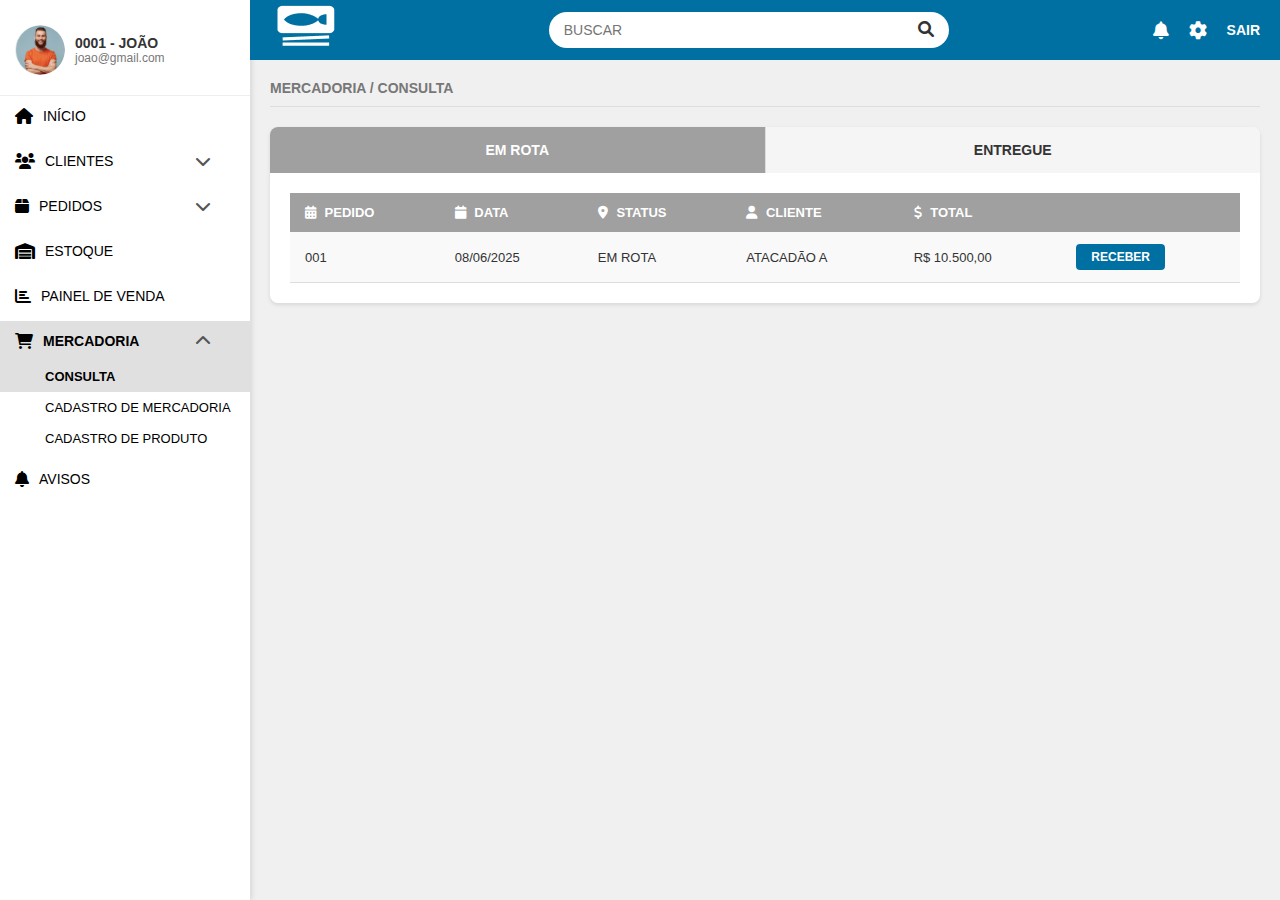
<file: menu/mercadoria-consulta.html>
<!DOCTYPE html>
<html lang="pt-BR">
<head>
    <meta charset="UTF-8">
    <meta name="viewport" content="width=device-width, initial-scale=1.0">
    <title>Dashboard Administrativo - Mercadoria Consulta</title>
    <link rel="stylesheet" href="style-mercadoria-consulta.css">
    <link rel="stylesheet" href="https://cdnjs.cloudflare.com/ajax/libs/font-awesome/6.0.0-beta3/css/all.min.css">
</head>
<body>
    <div class="dashboard-container">
        <!-- Sidebar -->
        <aside class="sidebar">
            <div class="user-profile">
                <img src="assets/perfilonlinejoao.png" alt="Avatar" class="avatar">
                <div class="user-info">
                    <div class="user-name">0001 - JOÃO</div>
                    <div class="user-email">joao@gmail.com</div>
                </div>
            </div>
            <nav class="menu">
                <ul>
                    <li class="menu-item"><a href="inicio.html"><i class="fas fa-home"></i> INÍCIO</a></li>

                    <li class="menu-item has-submenu">
                        <a href="#" class="submenu-toggle-link"><i class="fas fa-users"></i> CLIENTES<i class="fas fa-chevron-down submenu-toggle"></i></a>
                        <ul class="submenu">
                            <li class="submenu-item"><a href="novo-cliente.html">NOVO CLIENTE</a></li>
                            <li class="submenu-item"><a href="consultar-clientes.html">CONSULTAR CLIENTES</a></li>
                        </ul>
                    </li>
                    <li class="menu-item has-submenu">
                        <a href="#" class="submenu-toggle-link"><i class="fas fa-box"></i> PEDIDOS<i class="fas fa-chevron-down submenu-toggle"></i></a>
                        <ul class="submenu">
                            <li class="submenu-item"><a href="novo-pedido.html">NOVO PEDIDO</a></li>
                            <li class="submenu-item"><a href="consultar-pedidos.html">CONSULTAR PEDIDOS</a></li>
                        </ul>
                    </li>
                    <li class="menu-item"><a href="estoque.html"><i class="fas fa-warehouse"></i> ESTOQUE</a></li>
                    <li class="menu-item"><a href="painel-de-vendas.html"><i class="fas fa-chart-bar"></i> PAINEL DE VENDA</a></li>
                    <li class="menu-item has-submenu expanded active">
                        <a href="#" class="submenu-toggle-link"><i class="fas fa-shopping-cart"></i> MERCADORIA<i class="fas fa-chevron-up submenu-toggle"></i></a>
                        <ul class="submenu">
                            <li class="submenu-item active"><a href="mercadoria-consulta.html">CONSULTA</a></li>
                            <li class="submenu-item"><a href="mercadoria-cadastro.html">CADASTRO DE MERCADORIA</a></li>
                            <li class="submenu-item"><a href="mercadoria-cadastro-produto.html">CADASTRO DE PRODUTO</a></li>
                        </ul>
                    </li>
                    <li class="menu-item"><a href="avisos.html"><i class="fas fa-bell"></i> AVISOS</a></li>
                </ul>
            </nav>
        </aside>

        <!-- Main Content -->
        <main class="main-content">
            <!-- Top Bar -->
            <header class="top-bar">
                <div class="logo-placeholder">
                    <img src="assets/peixetopbar.png">
                </div>
                <div class="search-bar-container">
                    <div class="search-bar">
                        <input type="text" placeholder="BUSCAR">
                        <button><i class="fas fa-search"></i></button>
                    </div>
                </div>
                <div class="top-actions">
                    <i class="fas fa-bell icon-action"></i>
                    <i class="fas fa-cog icon-action"></i>
                    <a href="#" class="logout-btn">SAIR</a>
                </div>
            </header>

            <!-- Page Content -->
            <div class="page-content">
                <!-- Breadcrumb -->
                <div class="breadcrumb">MERCADORIA / CONSULTA</div>

                <!-- Tabs Container -->
                <div class="tabs-container">
                    <div class="tab active" data-tab="em-rota">EM ROTA</div>
                    <div class="tab" data-tab="entregue">ENTREGUE</div>
                </div>

                <!-- Tab Content: EM ROTA -->
                <div class="tab-content active" id="em-rota">
                    <div class="table-container">
                        <table class="mercadoria-table">
                            <thead>
                                <tr>
                                    <th><i class="fas fa-calendar-alt"></i> PEDIDO</th>
                                    <th><i class="fas fa-calendar"></i> DATA</th>
                                    <th><i class="fas fa-map-marker-alt"></i> STATUS</th>
                                    <th><i class="fas fa-user"></i> CLIENTE</th>
                                    <th><i class="fas fa-dollar-sign"></i> TOTAL</th>
                                    <th></th>
                                </tr>
                            </thead>
                            <tbody>
                                <tr>
                                    <td>001</td>
                                    <td>08/06/2025</td>
                                    <td>EM ROTA</td>
                                    <td>ATACADÃO A</td>
                                    <td>R$ 10.500,00</td>
                                    <td><button class="btn-receber">RECEBER</button></td>
                                </tr>
                                <!-- Adicione mais linhas conforme necessário -->
                            </tbody>
                        </table>
                    </div>
                </div>

                <!-- Tab Content: ENTREGUE -->
                <div class="tab-content" id="entregue">
                    <div class="table-container">
                        <table class="mercadoria-table">
                            <thead>
                                <tr>
                                    <th><i class="fas fa-calendar-alt"></i> PEDIDO</th>
                                    <th><i class="fas fa-calendar"></i> DATA</th>
                                    <th><i class="fas fa-map-marker-alt"></i> STATUS</th>
                                    <th><i class="fas fa-user"></i> CLIENTE</th>
                                    <th><i class="fas fa-dollar-sign"></i> TOTAL</th>
                                    <th></th>
                                </tr>
                            </thead>
                            <tbody>
                                <tr>
                                    <td>002</td>
                                    <td>07/06/2025</td>
                                    <td>ENTREGUE</td>
                                    <td>MERCADO B</td>
                                    <td>R$ 8.200,00</td>
                                    <td><button class="btn-detalhes">DETALHES</button></td>
                                </tr>
                                <!-- Adicione mais linhas conforme necessário -->
                            </tbody>
                        </table>
                    </div>
                </div>
            </div>
        </main>
    </div>

    <script src="script-menu-navigation.js"></script>
	<script src="script-mercadoria-consulta.js"></script>

    <!-- Modal de Recebimento de Mercadoria -->
    <div id="recebimentoModal" class="modal">
        <div class="modal-content">
            <span class="close-button" id="closeModalBtn">&times;</span>
            <h2>RECEBIMENTO DE MERCADORIA</h2>
            <div class="modal-body">
                <div class="form-group">
                    <label for="formaArmazenamento">FORMA DE ARMAZENAMENTO</label>
                    <select id="formaArmazenamento" class="form-control">
                        <option value="" disabled selected>Selecione</option>
                        <option value="inteiro">INTEIRO</option>
                        <option value="caixaria">CAIXARIA</option>
                    </select>
                </div>
                <!-- Outros campos podem ser adicionados aqui se necessário -->
            </div>
            <div class="modal-footer">
                <button class="btn-salvar" id="salvarModalBtn">SALVAR</button>
            </div>
        </div>
    </div>
</body>
</html>
</file>
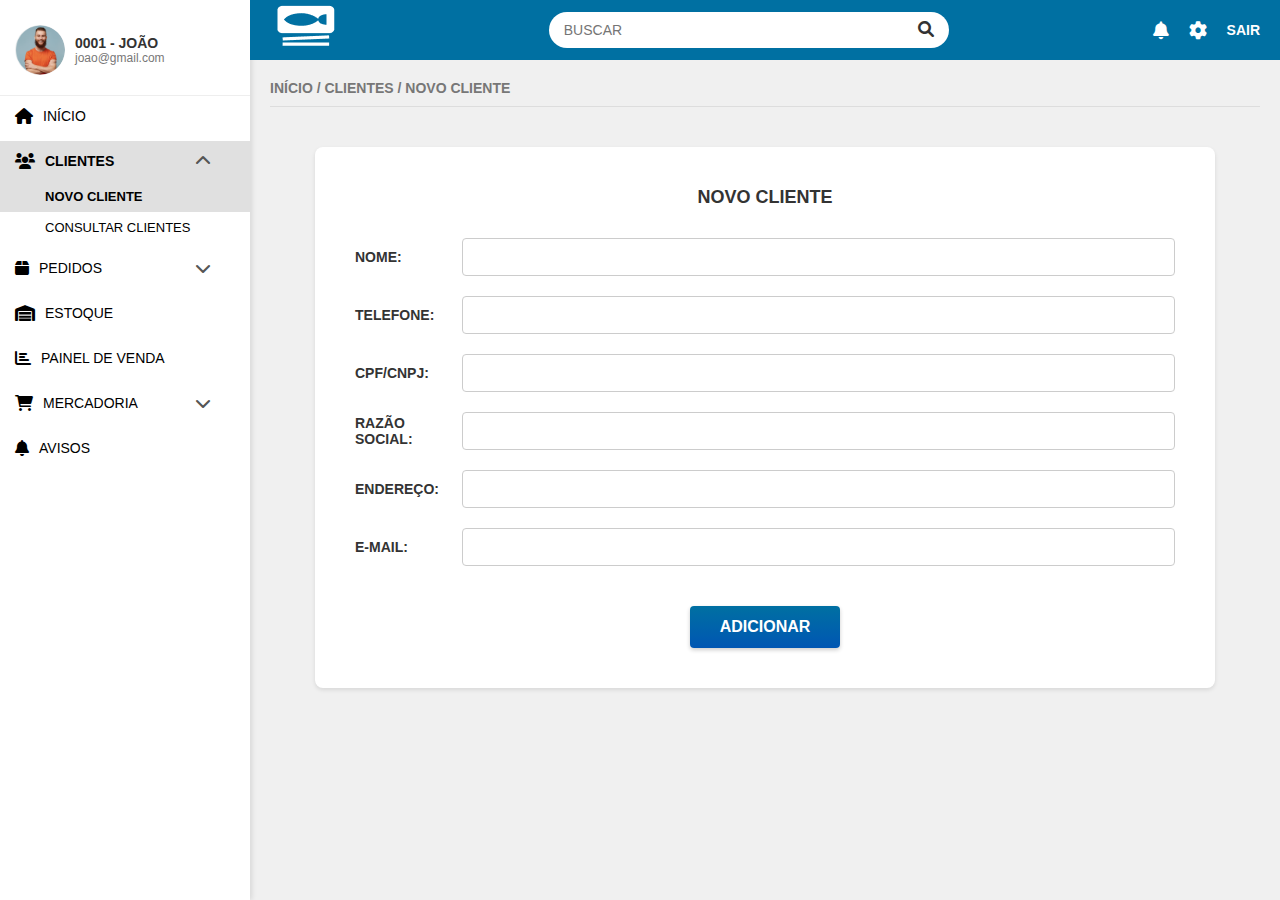
<file: menu/novo-cliente.html>
<!DOCTYPE html>
<html lang="pt-BR">
<head>
    <meta charset="UTF-8">
    <meta name="viewport" content="width=device-width, initial-scale=1.0">
    <title>Dashboard Administrativo - Novo Cliente</title>
    <link rel="stylesheet" href="style-novo-cliente.css">
    <link rel="stylesheet" href="https://cdnjs.cloudflare.com/ajax/libs/font-awesome/6.0.0-beta3/css/all.min.css">
</head>
<body>
    <div class="dashboard-container">
        <!-- Sidebar -->
        <aside class="sidebar">
            <div class="user-profile">
                <img src="assets/perfilonlinejoao.png" alt="Avatar" class="avatar">
                <div class="user-info">
                    <div class="user-name">0001 - JOÃO</div>
                    <div class="user-email">joao@gmail.com</div>
                </div>
            </div>
            <nav class="menu">
                <ul>

                    <li class="menu-item"><a href="inicio.html"><i class="fas fa-home"></i> INÍCIO</a></li>

                        <li class="menu-item has-submenu expanded active">
                            <a href="#" class="submenu-toggle-link"><i class="fas fa-users"></i> CLIENTES<i class="fas fa-chevron-up submenu-toggle"></i></a>
                            <ul class="submenu">
                              <li class="submenu-item active"><a href="novo-cliente.html">NOVO CLIENTE</a></li>
                                <li class="submenu-item"><a href="consultar-clientes.html">CONSULTAR CLIENTES</a></li>
                            </ul>
                        </li>
                        <li class="menu-item has-submenu">
                        <a href="#" class="submenu-toggle-link"><i class="fas fa-box"></i> PEDIDOS<i class="fas fa-chevron-down submenu-toggle"></i></a>
                        <ul class="submenu">
                            <li class="submenu-item"><a href="novo-pedido.html">NOVO PEDIDO</a></li>
                            <li class="submenu-item"><a href="consultar-pedidos.html">CONSULTAR PEDIDOS</a></li>
                        </ul>
                    </li>
                        <li class="menu-item"><a href="estoque.html"><i class="fas fa-warehouse"></i> ESTOQUE</a></li>
                    <li class="menu-item"><a href="painel-de-vendas.html"><i class="fas fa-chart-bar"></i> PAINEL DE VENDA</a></li>
                    <li class="menu-item has-submenu">
                        <a href="#" class="submenu-toggle-link"><i class="fas fa-shopping-cart"></i> MERCADORIA<i class="fas fa-chevron-down submenu-toggle"></i></a>
                        <ul class="submenu">
                            <li class="submenu-item"><a href="mercadoria-consulta.html">CONSULTA</a></li>
                            <li class="submenu-item"><a href="mercadoria-cadastro.html">CADASTRO DE MERCADORIA</a></li>
                            <li class="submenu-item"><a href="mercadoria-cadastro-produto.html">CADASTRO DE PRODUTO</a></li>
                        </ul>
                    </li>
                    <li class="menu-item"><a href="avisos.html"><i class="fas fa-bell"></i> AVISOS</a></li>
                </ul>
            </nav>
        </aside>

        <!-- Main Content -->
        <main class="main-content">
            <!-- Top Bar -->
            <header class="top-bar">
                <div class="logo-placeholder">
                    <!-- Placeholder para o ícone de peixe/logo -->
                    <img src="assets/peixetopbar.png"></i>
                </div>
                <div class="search-bar-container">
                    <div class="search-bar">
                        <input type="text" placeholder="BUSCAR">
                        <button><i class="fas fa-search"></i></button>
                    </div>
                </div>
                <div class="top-actions">
                    <i class="fas fa-bell icon-action"></i>
                    <i class="fas fa-cog icon-action"></i>
                    <a href="#" class="logout-btn">SAIR</a>
                </div>
            </header>

            <!-- Page Content -->
            <div class="page-content">
                <!-- Breadcrumb da imagem fornecida -->
                <div class="breadcrumb">INÍCIO / CLIENTES / NOVO CLIENTE</div>

                <!-- Conteúdo do Formulário de Novo Cliente - Minimalista -->
                <div class="new-client-form-container-minimal">
                    <h2 class="form-title-minimal">NOVO CLIENTE</h2>

                    <form id="newClientForm">
                        <div class="form-group-minimal">
                            <label for="nome">NOME:</label>
                            <input type="text" id="nome" name="nome" required>
                        </div>

                        <div class="form-group-minimal">
                            <label for="telefone">TELEFONE:</label>
                            <input type="text" id="telefone" name="telefone">
                        </div>

                        <div class="form-group-minimal">
                            <label for="cnpj">CPF/CNPJ:</label>
                            <input type="text" id="cnpj" name="cnpj">
                        </div>

                        <div class="form-group-minimal">
                            <label for="razaoSocial">RAZÃO SOCIAL:</label>
                            <input type="text" id="razaoSocial" name="razaoSocial">
                        </div>

                        <div class="form-group-minimal">
                            <label for="endereco">ENDEREÇO:</label>
                            <input type="text" id="endereco" name="endereco">
                        </div>

                        <div class="form-group-minimal">
                            <label for="email">E-MAIL:</label>
                            <input type="email" id="email" name="email" required>
                        </div>

                        <div class="form-actions-minimal">
                            <button type="submit" class="add-btn">ADICIONAR</button>
                        </div>
                    </form>
                </div>
            </div>
        </main>
    </div>

    <script src="script-novo-cliente.js"></script>
    <script src="script-inicio.js"></script>
</body>
</html>
</file>
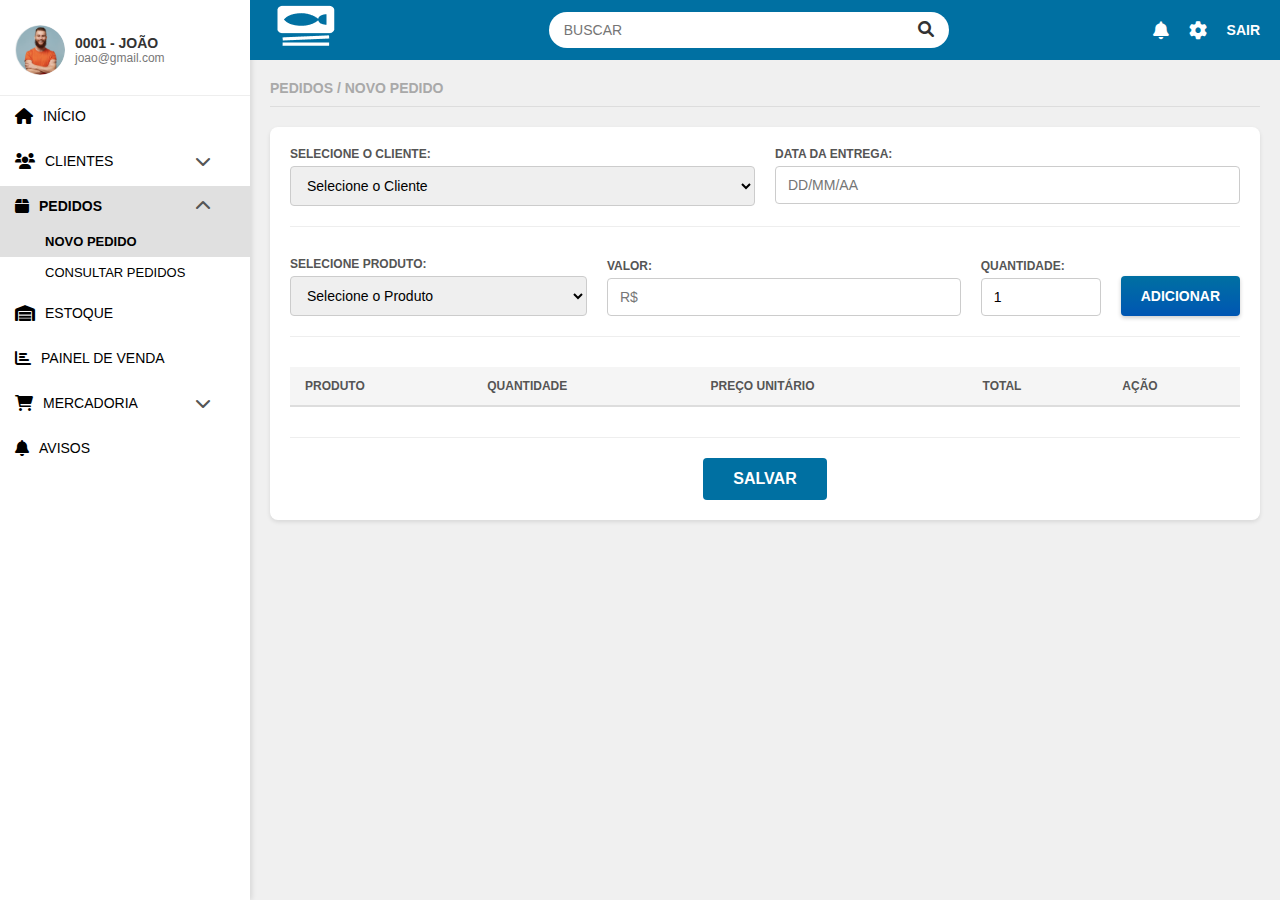
<file: menu/novo-pedido.html>
<!DOCTYPE html>
<html lang="pt-BR">
<head>
    <meta charset="UTF-8">
    <meta name="viewport" content="width=device-width, initial-scale=1.0">
    <title>Dashboard Administrativo - Novo Pedido</title>
    <link rel="stylesheet" href="style-novo-pedido.css">
    <link rel="stylesheet" href="https://cdnjs.cloudflare.com/ajax/libs/font-awesome/6.0.0-beta3/css/all.min.css">
</head>
<body>
    <div class="dashboard-container">
        <!-- Sidebar - Estrutura replicada -->
        <aside class="sidebar">
            <div class="user-profile">
                <img src="assets/perfilonlinejoao.png" alt="Avatar" class="avatar">
                <div class="user-info">
                    <div class="user-name">0001 - JOÃO</div>
                    <div class="user-email">joao@gmail.com</div>
                </div>
            </div>
            <nav class="menu">
                <ul>

                    <li class="menu-item"><a href="inicio.html"><i class="fas fa-home"></i> INÍCIO</a></li>

                    <li class="menu-item has-submenu">
                        <a href="#" class="submenu-toggle-link"><i class="fas fa-users"></i> CLIENTES<i class="fas fa-chevron-down submenu-toggle"></i></a>
                        <ul class="submenu">
                            <li class="submenu-item"><a href="novo-cliente.html">NOVO CLIENTE</a></li> 
                            <li class="submenu-item"><a href="consultar-clientes.html">CONSULTAR CLIENTES</a></li>
                        </ul>
                    </li>
                    <li class="menu-item has-submenu expanded active">
                        <a href="#" class="submenu-toggle-link"><i class="fas fa-box"></i> PEDIDOS<i class="fas fa-chevron-up submenu-toggle"></i></a>
                        <ul class="submenu">
                            <li class="submenu-item active"><a href="novo-pedido.html">NOVO PEDIDO</a></li>
                            <li class="submenu-item"><a href="consultar-pedidos.html">CONSULTAR PEDIDOS</a></li>
                        </ul>
                    </li>
                    <li class="menu-item"><a href="estoque.html"><i class="fas fa-warehouse"></i> ESTOQUE</a></li>
                    <li class="menu-item"><a href="painel-de-vendas.html"><i class="fas fa-chart-bar"></i> PAINEL DE VENDA</a></li>
                    <li class="menu-item has-submenu">
                        <a href="#" class="submenu-toggle-link"><i class="fas fa-shopping-cart"></i> MERCADORIA<i class="fas fa-chevron-down submenu-toggle"></i></a>
                        <ul class="submenu">
                            <li class="submenu-item"><a href="mercadoria-consulta.html">CONSULTA</a></li>
                            <li class="submenu-item"><a href="mercadoria-cadastro.html">CADASTRO DE MERCADORIA</a></li>
                            <li class="submenu-item"><a href="mercadoria-cadastro-produto.html">CADASTRO DE PRODUTO</a></li>
                        </ul>
                    </li>
                    <li class="menu-item"><a href="avisos.html"><i class="fas fa-bell"></i> AVISOS</a></li>
                </ul>
            </nav>
        </aside>

        <!-- Main Content - Estrutura replicada -->
        <main class="main-content">
            <!-- Top Bar - Estrutura replicada -->
            <header class="top-bar">
                <div class="logo-placeholder">
                    <img src="assets/peixetopbar.png"></i>
                </div>
                <div class="search-bar-container">
                    <div class="search-bar">
                        <input type="text" placeholder="BUSCAR">
                        <button><i class="fas fa-search"></i></button>
                    </div>
                </div>
                <div class="top-actions">
                    <i class="fas fa-bell icon-action"></i>
                    <i class="fas fa-cog icon-action"></i>
                    <a href="#" class="logout-btn">SAIR</a>
                </div>
            </header>

            <!-- Page Content - Conteúdo da tela Novo Pedido -->
            <div class="page-content">
                <!-- Breadcrumb -->
                <div class="breadcrumb">PEDIDOS / NOVO PEDIDO</div>

                <!-- Container Principal de Novo Pedido -->
                <div class="new-pedido-container">
                    
                    <!-- Formulário de Cabeçalho do Pedido -->
                    <div class="pedido-header-form">
                        <div class="form-group">
                            <label for="cliente">SELECIONE O CLIENTE:</label>
                            <select id="cliente" name="cliente">
                                <option value="">Selecione o Cliente</option>
                                <!-- Opções de cliente seriam carregadas via JS -->
                            </select>
                        </div>
                        <div class="form-group">
                            <label for="dataEntrega">DATA DA ENTREGA:</label>
                            <input type="text" id="dataEntrega" name="dataEntrega" placeholder="DD/MM/AA">
                        </div>
                    </div>

                    <!-- Formulário de Adição de Produto -->
                    <div class="add-product-form">
                        <div class="form-group">
                            <label for="produto">SELECIONE PRODUTO:</label>
                            <select id="produto" name="produto">
                                <option value="">Selecione o Produto</option>
                                <!-- Opções de produto seriam carregadas via JS -->
                            </select>
                        </div>
                        <div class="form-group">
                            <label for="valor">VALOR:</label>
                            <div class="input-rs">
                                <span>R$</span>
                                <input type="text" id="valor" name="valor">
                            </div>
                        </div>
                        <div class="form-group">
                            <label for="quantidade">QUANTIDADE:</label>
                            <input type="number" id="quantidade" name="quantidade" value="1" min="1">
                        </div>
                        <button class="add-btn" id="addProductBtn">ADICIONAR</button>
                    </div>

                    <!-- Tabela de Produtos do Pedido -->
                    <div class="products-table-section">
                        <table class="products-table">
                            <thead>
                                <tr>
                                    <th>PRODUTO</th>
                                    <th>QUANTIDADE</th>
                                    <th>PREÇO UNITÁRIO</th>
                                    <th>TOTAL</th>
                                    <th>AÇÃO</th>
                                </tr>
                            </thead>
                            <tbody id="productsTableBody">
                                <!-- Produtos adicionados serão inseridos aqui via JS -->
                            </tbody>
                        </table>
                    </div>

                    <!-- Botão Salvar -->
                    <div class="save-action">
                        <button class="save-btn" id="saveOrderBtn">SALVAR</button>
                    </div>
                </div>
            </div>
        </main>
    </div>

    <script src="script-novo-pedido.js"></script>
    <script src="script-inicio.js"></script>
</body>
</html>
</file>
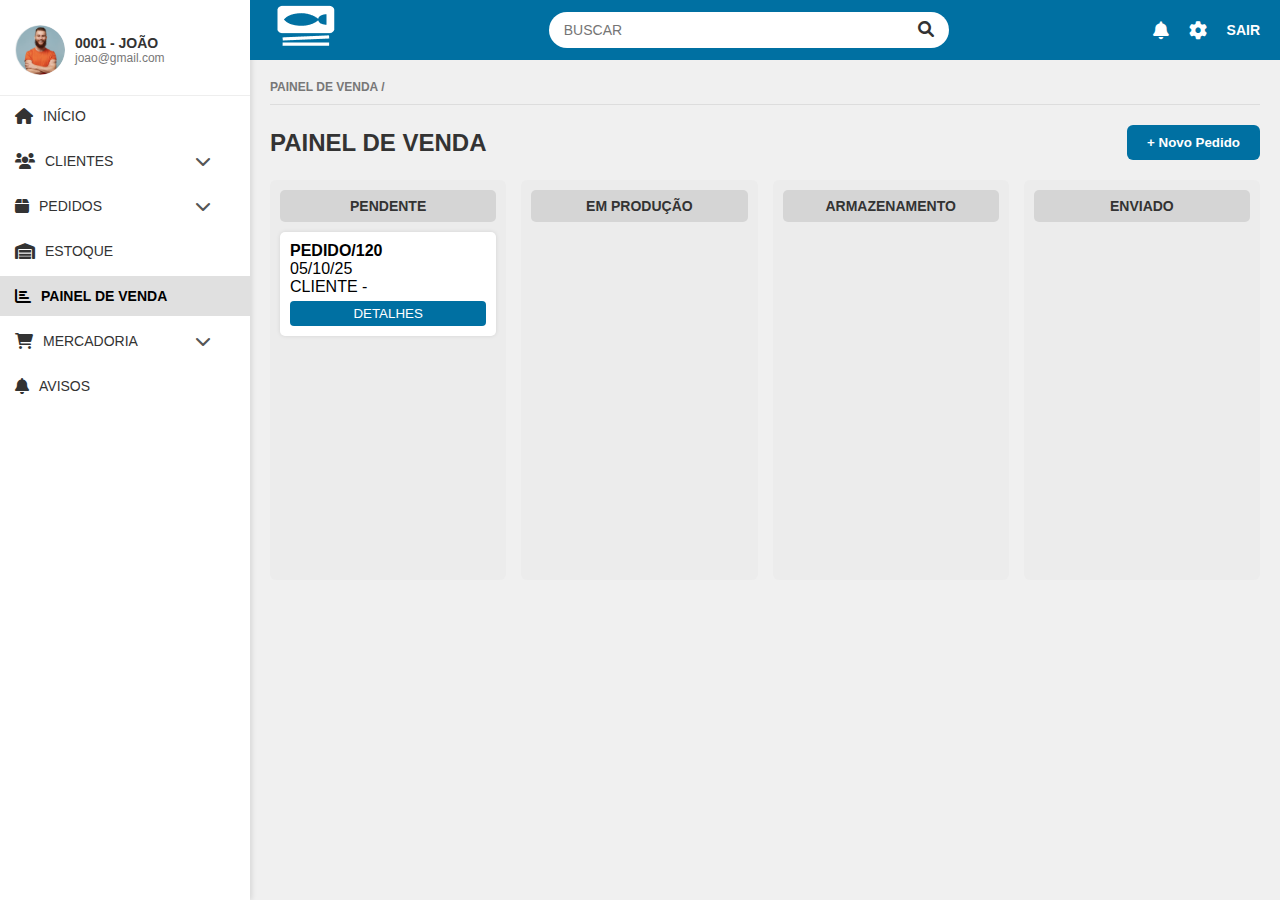
<file: menu/painel-de-vendas.html>
<!DOCTYPE html>
<html lang="pt-BR">
<head>
    <meta charset="UTF-8">
    <meta name="viewport" content="width=device-width, initial-scale=1.0">
    <title>Dashboard Administrativo - Painel de Vendas</title>
    <link rel="stylesheet" href="style-painel-de-vendas.css">
    <link rel="stylesheet" href="https://cdnjs.cloudflare.com/ajax/libs/font-awesome/6.0.0-beta3/css/all.min.css">
</head>
<body>
    <div class="dashboard-container">
        <!-- Sidebar - Estrutura replicada -->
        <aside class="sidebar">
            <div class="user-profile">
                <img src="assets/perfilonlinejoao.png" alt="Avatar" class="avatar">
                <div class="user-info">
                    <div class="user-name">0001 - JOÃO</div>
                    <div class="user-email">joao@gmail.com</div>
                </div>
            </div>
            <nav class="menu">
                <ul>
                    <!-- Item INICIO -->
                    <li class="menu-item"><a href="inicio.html"><i class="fas fa-home"></i> INÍCIO</a></li>
                    
                    <!-- Menu CLIENTES -->
                    <li class="menu-item has-submenu">
                        <a href="#" class="submenu-toggle-link"><i class="fas fa-users"></i> CLIENTES<i class="fas fa-chevron-down submenu-toggle"></i></a>
                        <ul class="submenu">
                            <li><a href="novo-cliente.html">NOVO CLIENTE</a></li>
                            <li><a href="consultar-clientes.html">CONSULTAR CLIENTES</a></li>
                        </ul>
                    </li>
                    
                    <!-- Menu PEDIDOS -->
                    <li class="menu-item has-submenu">
                        <a href="#" class="submenu-toggle-link"><i class="fas fa-box"></i> PEDIDOS<i class="fas fa-chevron-down submenu-toggle"></i></a>
                        <ul class="submenu">
                            <li class="submenu-item"><a href="novo-pedido.html">NOVO PEDIDO</a></li>
                            <li><a href="consultar-pedidos.html">CONSULTAR PEDIDOS</a></li>
                        </ul>
                    </li>
                    <li class="menu-item"><a href="estoque.html"><i class="fas fa-warehouse"></i> ESTOQUE</a></li>
                    <li class="menu-item active"><a href="painel-de-vendas.html"><i class="fas fa-chart-bar"></i> PAINEL DE VENDA</a></li>
                    <li class="menu-item has-submenu">
                        <a href="#" class="submenu-toggle-link"><i class="fas fa-shopping-cart"></i> MERCADORIA<i class="fas fa-chevron-down submenu-toggle"></i></a>
                        <ul class="submenu">
                            <li class="submenu-item"><a href="mercadoria-consulta.html">CONSULTA</a></li>
                            <li class="submenu-item"><a href="mercadoria-cadastro.html">CADASTRO DE MERCADORIA</a></li>
                            <li class="submenu-item"><a href="mercadoria-cadastro-produto.html">CADASTRO DE PRODUTO</a></li>
                        </ul>
                    </li>
                    <li class="menu-item"><a href="avisos.html"><i class="fas fa-bell"></i> AVISOS</a></li>
                </ul>
            </nav>
        </aside>

        <!-- Main Content -->
        <main class="main-content">
            <!-- Top Bar - Estrutura replicada -->
            <header class="top-bar">
                <div class="logo-placeholder">
                    <img src="assets/peixetopbar.png">
                </div>
                <div class="search-bar-container">
                    <div class="search-bar">
                        <input type="text" placeholder="BUSCAR">
                        <button><i class="fas fa-search"></i></button>
                    </div>
                </div>
                <div class="top-actions">
                    <i class="fas fa-bell icon-action"></i>
                    <i class="fas fa-cog icon-action"></i>
                    <a href="#" class="logout-btn">SAIR</a>
                </div>
            </header>

            <!-- Page Content - Conteúdo do Painel de Vendas -->
            <div class="page-content">
                <!-- Breadcrumb -->
                <div class="breadcrumb">PAINEL DE VENDA /</div>

                <div class="header-actions">
                    <h2 class="page-title">PAINEL DE VENDA</h2>
                    <button id="btnNovoPedido">+ Novo Pedido</button>
                </div>

                <!-- QUADROS DE STATUS -->
                <section class="board">
                    <div class="column" data-status="pendente">
                        <h3>PENDENTE</h3>
                        <div class="orders"></div>
                    </div>
                    <div class="column" data-status="producao">
                        <h3>EM PRODUÇÃO</h3>
                        <div class="orders"></div>
                    </div>
                    <div class="column" data-status="armazenamento">
                        <h3>ARMAZENAMENTO</h3>
                        <div class="orders"></div>
                    </div>
                    <div class="column" data-status="enviado">
                        <h3>ENVIADO</h3>
                        <div class="orders"></div>
                    </div>
                </section>
            </div>
        </main>
    </div>

    <!-- MODAL DETALHES -->
    <div class="modal-bg hidden" id="modal">
        <div class="modal">
            <button class="close">✖</button>
            <h3 id="modal-title">PEDIDO/ - </h3>
            <p id="modal-date"></p>
            <p><strong>CLIENTE:</strong> <span id="modal-client"></span></p>

            <table>
                <thead>
                    <tr><th>PRODUTOS</th><th>QUANTIDADE</th></tr>
                </thead>
                <tbody id="modal-products"></tbody>
            </table>

            <div class="modal-actions" id="modal-actions"></div>
        </div>
    </div>

    <script src="script-painel-de-vendas.js"></script>
</body>
</html>
</file>
<file: login/style.css>
body{
    background-color: #0070A2;
    color: white;
    font-family: Arial, Helvetica, sans-serif;
    content: "";
    justify-content: center;
    align-items: center;
    display: flex;
}
h2{
    font-size: 12px;
    margin-top: 10px;
}

img{
    width:340px;
    height: 100px;
    justify-content: center;
    align-items: center;
    display: flex;
    padding-right: 200px;
   
}
.login{
    padding: 300px;
    justify-content:center;
    display: flex;
    top: 50px;
    margin-left: 252px;
}

#usuario{
    padding: 10px;
    height: 10px;
    border-radius: 10px;
    width: 301px;
    
}
#senha{
padding: 10px;
height: 10px;
display: flex;
margin-top: 10px;
border-radius: 10px;
width: 301px;
}

#esqsenha{
padding: auto;
display: flex;
font-size: 12px;
float: right;
color: white;
text-decoration: none;
margin-top: 8px;
margin-right: 230px;
}
#mostrasenha{
    margin: 0;
    top: 100px;

}

#btao{
background-color:#1E4D63;
margin-top: 49px;
font-size: 20px;
display: flex;
align-items: center;
border-radius: 10px;
color: white;
justify-content: center;
content: none;
width: 320px;
cursor: pointer;
height: 42px

}
</file>
<file: menu/style-avisos.css>
/* Importa os estilos base do novo-cliente para garantir a consistência do layout */
@import url('style-novo-cliente.css');

/* Sobrescrita de estilos para a tela de Início (Dashboard) */

/* Ajuste do Breadcrumb para a nova tela */
.breadcrumb {
    font-size: 14px;
    color: #777;
    margin-bottom: 20px;
    font-weight: bold;
    padding-bottom: 10px;
    border-bottom: 1px solid #ddd;
    color: #A9A9A9; 
}

/* Estilo para o item INICIO no menu lateral */
.menu-item.active a {
    background-color: #e0e0e0;
    color: black;
    font-weight: bold;
}

/* Layout do Dashboard */
.widgets-grid {
    display: flex;
    gap: 20px;
    padding: 20px 0;
    flex-wrap: wrap;
}

.vendposi {
    display: flex;
    flex-direction: column;
    gap: 20px;
    min-width: 300px;
}

/* Estilo Base para os Cards */
.card {
    background-color: #fff;
    padding: 20px;
    border-radius: 8px;
    box-shadow: 0 2px 4px rgba(0, 0, 0, 0.1);
    display: flex;
    flex-direction: column;
}

.card-header {
    display: flex;
    justify-content: space-between;
    align-items: center;
    margin-bottom: 10px;
}

.card-title {
    font-size: 14px;
    font-weight: bold;
    color: #333;
}

.card-title-large {
    font-size: 24px;
    font-weight: bold;
    color: #333;
    margin-bottom: 20px;
}

.tag {
    background-color: #0070A2;
    color: #fff;
    padding: 3px 8px;
    border-radius: 4px;
    font-size: 10px;
    font-weight: bold;
}

.card-body {
    display: flex;
    flex-direction: column;
    gap: 10px;
}

.value {
    font-size: 28px;
    font-weight: bold;
    color: #333;
}

.value-small {
    font-size: 18px;
    font-weight: bold;
    color: #333;
}

.link-action {
    font-size: 12px;
    font-weight: bold;
    color: #0070A2;
    text-decoration: none;
    transition: color 0.2s;
}

.link-action:hover {
    color: #005a80;
}

.link-action i {
    margin-left: 5px;
}

/* Estilos Específicos para o Card de Categorias (Gráfico de Rosca) */
.categories-card {
    flex-grow: 1;
    min-width: 400px; /* Ajuste para o tamanho do gráfico */
}

.chart-container {
    display: flex;
    align-items: center;
    justify-content: space-around;
    flex-grow: 1;
}

#categoryChart {
    max-width: 250px; /* Tamanho do canvas */
    max-height: 250px;
}

/* Legenda do Chart.js */
.legend {
    list-style: none;
    padding-left: 20px;
}

.legend-item {
    display: flex;
    align-items: center;
    margin-bottom: 10px;
    font-size: 14px;
    color: #333;
}

.legend-color {
    width: 15px;
    height: 15px;
    border-radius: 3px;
    margin-right: 10px;
}

/* Cores da legenda */
.legend-color.blue { background-color: #3498db; } /* EM ANÁLISE */
.legend-color.green { background-color: #2ecc71; } /* ENTREGUE */
.legend-color.red { background-color: #e74c3c; } /* RUPTURA */
.legend-color.yellow { background-color: #f1c40f; } /* EM PRODUÇÃO */

/* Responsividade */
@media (max-width: 900px) {
    .widgets-grid {
        flex-direction: column;
    }

    .vendposi {
        min-width: 100%;
    }

    .categories-card {
        min-width: 100%;
    }

    .chart-container {
        flex-direction: column;
        gap: 20px;
    }
}
/* Estilos para a página de Avisos */
.content-wrapper {
    padding: 20px;
}

.avisos-header {
    display: flex;
    justify-content: space-between;
    align-items: center;
    margin-bottom: 20px;
}

.avisos-header h1 {
    font-size: 24px;
    font-weight: bold;
    color: #333;
}

.btn-novo-aviso {
    background-color: #0070A2;
    color: white;
    border: none;
    padding: 10px 15px;
    border-radius: 4px;
    cursor: pointer;
    font-weight: bold;
    transition: background-color 0.2s;
}

.btn-novo-aviso:hover {
    background-color: #005a80;
}

/* Estilo dos cards de aviso */
.aviso-card {
    background-color: #fff;
    border-radius: 8px;
    box-shadow: 0 2px 4px rgba(0, 0, 0, 0.1);
    margin-bottom: 15px;
    padding: 15px;
    border-left: 4px solid #0070A2;
}

.aviso-card.alta {
    border-left-color: #e74c3c;
}

.aviso-card.media {
    border-left-color: #f1c40f;
}

.aviso-card.baixa {
    border-left-color: #2ecc71;
}

.aviso-header {
    display: flex;
    justify-content: space-between;
    align-items: flex-start;
    margin-bottom: 10px;
}

.aviso-titulo {
    font-weight: bold;
    font-size: 16px;
    color: #333;
    margin: 0;
}

.aviso-prioridade {
    font-size: 12px;
    padding: 3px 8px;
    border-radius: 4px;
    color: white;
    font-weight: bold;
}

.prioridade-alta {
    background-color: #e74c3c;
}

.prioridade-media {
    background-color: #f1c40f;
    color: #333;
}

.prioridade-baixa {
    background-color: #2ecc71;
}

.aviso-mensagem {
    color: #555;
    margin-bottom: 10px;
    line-height: 1.4;
}

.aviso-footer {
    display: flex;
    justify-content: space-between;
    align-items: center;
    font-size: 12px;
    color: #777;
}

.aviso-acoes button {
    background: none;
    border: none;
    color: #0070A2;
    cursor: pointer;
    margin-left: 10px;
    font-size: 12px;
}

.aviso-acoes button:hover {
    text-decoration: underline;
}

/* Estilos do Modal */
.modal {
    display: none;
    position: fixed;
    z-index: 1000;
    left: 0;
    top: 0;
    width: 100%;
    height: 100%;
    background-color: rgba(0, 0, 0, 0.5);
}

.modal-content {
    background-color: #fff;
    margin: 5% auto;
    padding: 0;
    border-radius: 8px;
    width: 500px;
    max-width: 90%;
    box-shadow: 0 4px 8px rgba(0, 0, 0, 0.2);
}

.modal-header {
    display: flex;
    justify-content: space-between;
    align-items: center;
    padding: 15px 20px;
    border-bottom: 1px solid #ddd;
}

.modal-header h2 {
    margin: 0;
    font-size: 18px;
    color: #333;
}

.close {
    color: #aaa;
    font-size: 24px;
    font-weight: bold;
    cursor: pointer;
}

.close:hover {
    color: #000;
}

.modal-body {
    padding: 20px;
}

.form-group {
    margin-bottom: 15px;
}

.form-group label {
    display: block;
    margin-bottom: 5px;
    font-weight: bold;
    color: #333;
}

.form-group input,
.form-group textarea,
.form-group select {
    width: 100%;
    padding: 8px;
    border: 1px solid #ddd;
    border-radius: 4px;
    box-sizing: border-box;
}

.form-actions {
    display: flex;
    justify-content: flex-end;
    gap: 10px;
    margin-top: 20px;
}

.btn-cancelar {
    background-color: #f0f0f0;
    color: #333;
    border: none;
    padding: 8px 15px;
    border-radius: 4px;
    cursor: pointer;
}

.btn-salvar {
    background-color: #0070A2;
    color: white;
    border: none;
    padding: 8px 15px;
    border-radius: 4px;
    cursor: pointer;
}

.btn-salvar:hover {
    background-color: #005a80;
}

.sem-avisos {
    text-align: center;
    padding: 40px;
    color: #777;
}

.sem-avisos i {
    font-size: 48px;
    margin-bottom: 15px;
    color: #ddd;
}
</file>
<file: menu/style-consultar-clientes.css>
/* Importa os estilos base do novo-cliente para garantir a consistência do layout */
@import url('style-novo-cliente.css');

/* Sobrescrita de estilos para a tela de Consulta */

/* Ajuste do Breadcrumb para a nova tela */
.breadcrumb {
    font-size: 14px;
    color: #777;
    margin-bottom: 20px;
    font-weight: bold;
    padding-bottom: 10px;
    border-bottom: 1px solid #ddd;
    /* Corrigindo a cor conforme a imagem, parece ser um cinza mais claro */
    color: #A9A9A9; 
}

/* Estilos para o Container Principal de Consulta */
.consult-client-container {
    background-color: #fff;
    padding: 20px;
    margin-top: 20px;
    border-radius: 8px;
    box-shadow: 0 2px 4px rgba(0, 0, 0, 0.1);
}

/* Barra de Ações e Título de Busca */
.search-actions-bar {
    display: flex;
    justify-content: space-between;
    align-items: center;
    margin-bottom: 20px;
    padding-bottom: 15px;
    border-bottom: 1px solid #eee;
}

.search-title {
    font-size: 18px;
    font-weight: bold;
    color: #333;
}

.search-title i {
    margin-right: 10px;
    color: #333; /* Cor do ícone */
}

/* Área de Exportação e Seleção */
.export-area {
    display: flex;
    align-items: center;
    font-size: 12px;
    color: #555;
    font-weight: bold;
}

.export-area input[type="checkbox"] {
    margin-right: 5px;
}

.export-btn {
    background-color: #0070A2; /* Azul da Top Bar */
    color: #fff;
    border: none;
    padding: 8px 15px;
    border-radius: 4px;
    font-size: 12px;
    font-weight: bold;
    cursor: pointer;
    margin-left: 20px;
    transition: background-color 0.2s;
}

.export-btn:hover {
    background-color: #005a80;
}

.export-btn i {
    margin-right: 5px;
}

/* Barra de Filtros */
.filters-bar {
    display: flex;
    gap: 20px;
    margin-bottom: 20px;
    align-items: flex-end; /* Alinha os itens na parte inferior */
}

.filter-group {
    display: flex;
    flex-direction: column;
}

.filter-group label {
    font-size: 12px;
    font-weight: bold;
    color: #777;
    margin-bottom: 8px;
}

.filter-group select,
.filter-group input[type="text"] {
    padding: 8px 10px;
    border: 1px solid #ccc;
    border-radius: 4px;
    font-size: 14px;
    min-width: 150px; /* Largura mínima para os selects */
}

.intelligent-search {
    display: flex;
    flex-direction: row;
    align-items: flex-end;
    flex-grow: 1; /* Permite que a busca inteligente ocupe mais espaço */
}

.intelligent-search input[type="text"] {
    flex-grow: 1;
    margin-right: 10px;
}

.intelligent-search label {
    /* Ajuste para alinhar o label da busca inteligente */
    align-self: flex-start;
    margin-bottom: 5px;
    min-width: 150px;
}

.search-btn {
    background-color: #0070A2;
    color: #fff;
    border: none;
    padding: 8px 15px;
    border-radius: 4px;
    font-size: 12px;
    font-weight: bold;
    cursor: pointer;
    transition: background-color 0.2s;
    white-space: nowrap; /* Evita que o botão quebre a linha */
}

.search-btn:hover {
    background-color: #005a80;
}

.search-btn i {
    margin-right: 5px;
}

/* Tabela de Clientes */
.clients-table-container {
    overflow-x: auto; /* Garante que a tabela seja responsiva */
}

.clients-table {
    width: 100%;
    border-collapse: collapse;
    font-size: 14px;
}

.clients-table thead tr {
    background-color: #f5f5f5;
    border-bottom: 2px solid #ddd;
}

.clients-table th {
    text-align: left;
    padding: 12px 15px;
    font-weight: bold;
    color: #555;
    text-transform: uppercase;
    font-size: 12px;
}

.clients-table tbody tr {
    border-bottom: 1px solid #eee;
}

.clients-table tbody tr:hover {
    background-color: #f9f9f9;
}

.clients-table td {
    padding: 10px 15px;
    color: #333;
}

/* Estilo para o e-mail na tabela, que parece ser um link na imagem */
.clients-table td a {
    color: #0070A2;
    text-decoration: underline;
}

/* Responsividade para a barra de filtros */
@media (max-width: 900px) {
    .filters-bar {
        flex-wrap: wrap;
        gap: 10px;
    }

    .filter-group {
        min-width: 45%; /* Garante que dois filtros caibam por linha */
    }

    .intelligent-search {
        width: 100%; /* Busca inteligente em linha separada */
        margin-top: 10px;
    }
}

@media (max-width: 600px) {
    .search-actions-bar {
        flex-direction: column;
        align-items: flex-start;
    }

    .export-area {
        margin-top: 15px;
    }

    .export-btn {
        margin-left: 10px;
    }

    .filters-bar {
        flex-direction: column;
    }

    .filter-group {
        width: 100%;
        min-width: 100%;
    }
    
    .intelligent-search {
        flex-direction: column;
        align-items: stretch;
    }

    .intelligent-search input[type="text"] {
        margin-right: 0;
        margin-bottom: 10px;
    }
}
</file>
<file: menu/style-consultar-pedidos.css>
/* Importa os estilos base do novo-cliente para garantir a consistência do layout */
@import url('style-novo-cliente.css');

/* Sobrescrita de estilos para a tela de Consulta de Pedidos */
/* Ajuste do Breadcrumb para a nova tela */
.breadcrumb {
    font-size: 14px;
    color: #777;
    margin-bottom: 20px;
    font-weight: bold;
    padding-bottom: 10px;
    border-bottom: 1px solid #ddd;
    /* Corrigindo a cor conforme a imagem, parece ser um cinza mais claro */
    color: #A9A9A9; 
}

/* Estilos para o Container Principal de Consulta */
.consult-pedidos-container {
    /* display: flex; Removido para que os elementos fiquem um abaixo do outro */
    gap: 20px;
    margin-top: 20px;
}

/* Estilos para a caixa de filtros e ações */
.filters-and-actions {
    /* flex-grow: 1; Removido, pois não está mais em um container flexível principal */
    display: flex;
    gap: 20px;
    margin-bottom: 20px; /* Adiciona margem inferior para separar da tabela de pedidos */
}

.filters-box {
    background-color: #fff;
    padding: 20px;
    border-radius: 8px;
    box-shadow: 0 2px 4px rgba(0, 0, 0, 0.1);
    flex-grow: 1;
}

.filters-title {
    font-size: 14px;
    font-weight: bold;
    color: #0070A2; /* Azul para o título de filtros */
    margin-bottom: 20px;
    padding-bottom: 10px;
    border-bottom: 1px solid #eee;
}

.filters-title i {
    margin-right: 5px;
}

.filters-grid {
    display: grid;
    grid-template-columns: repeat(3, 1fr);
    gap: 20px;
    margin-bottom: 20px;
}

.filter-group {
    display: flex;
    flex-direction: column;
}

.filter-group label {
    font-size: 10px;
    font-weight: bold;
    color: #777;
    margin-bottom: 5px;
}

.filter-group select,
.filter-group input[type="text"] {
    padding: 8px 10px;
    border: 1px solid #ccc;
    border-radius: 4px;
    font-size: 12px;
    width: 100%;
}

.input-rs {
    display: flex;
    align-items: center;
    border: 1px solid #ccc;
    border-radius: 4px;
    padding: 0 10px;
}

.input-rs span {
    font-size: 12px;
    color: #777;
    margin-right: 5px;
}

.input-rs input {
    border: none !important;
    padding: 8px 0 !important;
    flex-grow: 1;
}

.filter-actions {
    display: flex;
    justify-content: flex-end;
    gap: 10px;
}

.filter-btn, .clear-btn {
    border: none;
    padding: 8px 15px;
    border-radius: 4px;
    font-size: 12px;
    font-weight: bold;
    cursor: pointer;
    transition: background-color 0.2s;
}

.filter-btn {
    background-color: #0070A2;
    color: #fff;
}

.filter-btn:hover {
    background-color: #005a80;
}

.clear-btn {
    background-color: #A9A9A9;
    color: #fff;
}

.clear-btn:hover {
    background-color: #808080;
}

/* Caixa de Novo Pedido */
.new-pedido-box {
    width: 200px;
    background-color: #fff;
    padding: 20px;
    border-radius: 8px;
    box-shadow: 0 2px 4px rgba(0, 0, 0, 0.1);
    display: flex;
    flex-direction: column;
    align-items: center;
    justify-content: center;
    text-align: center;
}

.icon-circle {
    width: 80px;
    height: 80px;
    background-color: #E0F7FA; /* Cor de fundo clara */
    border-radius: 50%;
    display: flex;
    align-items: center;
    justify-content: center;
    margin-bottom: 15px;
}

.icon-circle i {
    font-size: 36px;
    color: #0070A2; /* Cor do ícone */
}

.new-pedido-btn {
    background-color: #0070A2;
    color: #fff;
    border: none;
    padding: 10px 20px;
    border-radius: 4px;
    font-size: 12px;
    font-weight: bold;
    cursor: pointer;
    transition: background-color 0.2s;
}

.new-pedido-btn:hover {
    background-color: #005a80;
}

/* Tabela de Pedidos */
.pedidos-table-section {
    background-color: #fff;
    padding: 20px;
    /* margin-top: 20px; Removido, pois a margem será aplicada no filters-and-actions */
    border-radius: 8px;
    box-shadow: 0 2px 4px rgba(0, 0, 0, 0.1);
}

.pedidos-header-bar {
    display: flex;
    justify-content: space-between;
    align-items: center;
    margin-bottom: 20px;
    padding-bottom: 15px;
    border-bottom: 1px solid #eee;
}

.pedidos-title {
    font-size: 18px;
    font-weight: bold;
    color: #333;
}

.pedidos-title i {
    margin-right: 10px;
    color: #333;
}

.pedidos-header-bar .export-area {
    display: flex;
    align-items: center;
    font-size: 12px;
    color: #555;
    font-weight: bold;
}

.pedidos-header-bar .export-area input[type="checkbox"] {
    margin-right: 5px;
}

.pedidos-header-bar .export-btn {
    background-color: #0070A2;
    color: #fff;
    border: none;
    padding: 8px 15px;
    border-radius: 4px;
    font-size: 12px;
    font-weight: bold;
    cursor: pointer;
    margin-left: 20px;
    transition: background-color 0.2s;
}

.pedidos-header-bar .export-btn:hover {
    background-color: #005a80;
}

.pedidos-header-bar .export-btn i {
    margin-right: 5px;
}

/* Barra de Filtros da Tabela */
.filters-bar-table {
    display: flex;
    gap: 20px;
    margin-bottom: 20px;
    align-items: flex-end;
}

.filters-bar-table .filter-group {
    display: flex;
    flex-direction: column;
}

.filters-bar-table .filter-group label {
    font-size: 10px;
    font-weight: bold;
    color: #777;
    margin-bottom: 5px;
}

.filters-bar-table .filter-group select,
.filters-bar-table .filter-group input[type="text"] {
    padding: 8px 10px;
    border: 1px solid #ccc;
    border-radius: 4px;
    font-size: 12px;
    min-width: 150px;
}

.filters-bar-table .intelligent-search {
    display: flex;
    flex-direction: row;
    align-items: flex-end;
    flex-grow: 1;
}

.filters-bar-table .intelligent-search input[type="text"] {
    flex-grow: 1;
    margin-right: 10px;
}

.filters-bar-table .search-btn {
    background-color: #0070A2;
    color: #fff;
    border: none;
    padding: 8px 15px;
    border-radius: 4px;
    font-size: 12px;
    font-weight: bold;
    cursor: pointer;
    transition: background-color 0.2s;
    white-space: nowrap;
}

.filters-bar-table .search-btn:hover {
    background-color: #005a80;
}

.filters-bar-table .search-btn i {
    margin-right: 5px;
}

/* Tabela de Pedidos */
.pedidos-table-container {
    overflow-x: auto;
}

.pedidos-table {
    width: 100%;
    border-collapse: collapse;
    font-size: 14px;
}

.pedidos-table thead tr {
    background-color: #f5f5f5;
    border-bottom: 2px solid #ddd;
}

.pedidos-table th {
    text-align: left;
    padding: 12px 15px;
    font-weight: bold;
    color: #555;
    text-transform: uppercase;
    font-size: 12px;
}

.pedidos-table th i {
    margin-right: 5px;
}

.pedidos-table tbody tr {
    border-bottom: 1px solid #eee;
}

.pedidos-table tbody tr:hover {
    background-color: #f9f9f9;
}

.pedidos-table td {
    padding: 10px 15px;
    color: #333;
}

/* Responsividade */
@media (max-width: 1200px) {
    .filters-grid {
        grid-template-columns: repeat(2, 1fr);
    }
}

@media (max-width: 900px) {
    .consult-pedidos-container {
        flex-direction: column;
    }

    .filters-and-actions {
        flex-direction: column;
    }

    .new-pedido-box {
        width: 100%;
        flex-direction: row;
        justify-content: space-around;
        padding: 15px;
    }

    .icon-circle {
        width: 50px;
        height: 50px;
        margin-bottom: 0;
    }

    .icon-circle i {
        font-size: 24px;
    }

    .filters-grid {
        grid-template-columns: 1fr;
    }

    .filters-bar-table {
        flex-wrap: wrap;
        gap: 10px;
    }

    .filters-bar-table .filter-group {
        min-width: 45%;
    }

    .filters-bar-table .intelligent-search {
        width: 100%;
        margin-top: 10px;
    }
}

@media (max-width: 600px) {
    .pedidos-header-bar {
        flex-direction: column;
        align-items: flex-start;
    }

    .pedidos-header-bar .export-area {
        margin-top: 15px;
    }

    .pedidos-header-bar .export-btn {
        margin-left: 10px;
    }

    .filters-bar-table {
        flex-direction: column;
    }

    .filters-bar-table .filter-group {
        width: 100%;
        min-width: 100%;
    }
    
    .filters-bar-table .intelligent-search {
        flex-direction: column;
        align-items: stretch;
    }

    .filters-bar-table .intelligent-search input[type="text"] {
        margin-right: 0;
        margin-bottom: 10px;
    }
}
</file>
<file: menu/style-estoque.css>
/* Importa os estilos base do novo-cliente para garantir a consistência do layout */
@import url('style-novo-cliente.css');

/* Estilos específicos para a página de Estoque */

.page-content {
    padding: 20px;
    background-color: #f4f4f4; /* Cor de fundo da área de conteúdo */
    min-height: calc(100vh - 70px); /* Ajusta a altura mínima */
}

.header-actions {
    display: flex;
    justify-content: space-between;
    align-items: center;
    margin-bottom: 20px;
}

.page-title {
    font-size: 1.5em;
    color: #333;
    font-weight: 600;
}

/* --- Cards de Métricas --- */
.metric-cards {
    display: flex;
    gap: 20px;
    margin-bottom: 30px;
}

.card {
    background-color: #fff;
    border-radius: 8px;
    padding: 20px;
    box-shadow: 0 2px 4px rgba(0, 0, 0, 0.05);
    flex: 1;
    display: flex;
    flex-direction: column;
    justify-content: space-between;
    min-height: 100px;
    position: relative;
    overflow: hidden;
}

.card .value {
    font-size: 1.5em;
    font-weight: 700;
    color: #333;
    margin-bottom: 5px;
}

.card .label {
    font-size: 0.8em;
    color: #777;
    text-transform: uppercase;
    font-weight: 500;
}

.card .icon {
    position: absolute;
    top: 15px;
    right: 15px;
    font-size: 2.5em;
    opacity: 0.2;
}

/* Cores e ícones específicos */
.total-produtos .icon { color: #3498db; }
.estoque-baixo .icon { color: #f39c12; }
.fora-estoque .icon { color: #e74c3c; }
.em-producao .icon { color: #2ecc71; }

/* Ajustes para o layout do print */
.total-produtos {
    border-left: 5px solid #3498db;
}
.estoque-baixo {
    border-left: 5px solid #f39c12;
}
.fora-estoque {
    border-left: 5px solid #e74c3c;
}
.em-producao {
    border-left: 5px solid #2ecc71;
}

/* --- Tabela de Inventário --- */
.inventory-section {
    background-color: #fff;
    border-radius: 8px;
    box-shadow: 0 2px 4px rgba(0, 0, 0, 0.05);
    padding: 20px;
}

.inventory-header {
    display: flex;
    justify-content: space-between;
    align-items: center;
    margin-bottom: 15px;
}

.inventory-header h3 {
    font-size: 1.2em;
    color: #555;
    text-transform: uppercase;
    font-weight: 600;
}

.export-btn {
    background-color: #95a5a6;
    color: white;
    border: none;
    padding: 10px 15px;
    border-radius: 5px;
    cursor: pointer;
    font-weight: 600;
    transition: background-color 0.3s;
}

.export-btn:hover {
    background-color: #7f8c8d;
}

.export-btn i {
    margin-right: 5px;
}

.inventory-table {
    width: 100%;
    border-collapse: collapse;
}

.inventory-table th, .inventory-table td {
    padding: 12px 15px;
    text-align: left;
    border-bottom: 1px solid #eee;
}

.inventory-table th {
    background-color: #f9f9f9;
    color: #777;
    font-size: 1em;
    text-transform: uppercase;
    font-weight: 600;
}

.inventory-table tbody tr:last-child td {
    border-bottom: none;
}

.product-icon {
    color: #3498db;
    margin-right: 8px;
    font-size: 1.1em;
}

/* Estilo para a linha de quantidade zero (Fora de Estoque) */
.inventory-table tbody tr:nth-child(2) td:nth-child(3) {
    color: #e74c3c;
    font-weight: 600;
}

/* Estilo para a borda superior e lateral esquerda (padrão do projeto) */
.dashboard-container {
    display: flex;
    min-height: 100vh;
}

.sidebar {
    /* Estilos definidos em style.css */
}

.main-content {
    flex-grow: 1;
    /* Estilos definidos em style.css */
}

.top-bar {
    /* Estilos definidos em style.css */
}

/* Correção para o menu MERCADORIA (já implementado no HTML, mas garantindo o estilo) */
.menu .has-submenu > a .submenu-toggle {
    margin-left: auto;
    transition: all 0.3s;
}

.menu .submenu {
    max-height: 0;
    overflow: hidden;
    transition: max-height 0.3s ease-in-out;
}

.menu .has-submenu.open .submenu {
    max-height: 200px; /* Valor suficiente para expandir */
}
</file>
<file: menu/style-mercadoria-cadastro-produto.css>
/* Importa os estilos base do novo-cliente para garantir a consistência do layout */
@import url('style-novo-cliente.css');

* {
    box-sizing: border-box;
    margin: 0;
    padding: 0;
    font-family: Arial, sans-serif;
}

body {
    background-color: #f0f0f0;
}

a {
    text-decoration: none;
    color: inherit;
}

/* Dashboard Layout */
.dashboard-container {
    display: flex;
    min-height: 100vh;
}

/* Sidebar */
.sidebar {
    width: 250px;
    background-color: #fff;
    box-shadow: 2px 0 5px rgba(0, 0, 0, 0.1);
    padding: 15px 0;
    display: flex;
    flex-direction: column;
}

.user-profile {
    display: flex;
    align-items: center;
    padding: 10px 15px 20px 15px;
    border-bottom: 1px solid #eee;
}

.avatar {
    width: 50px;
    height: 50px;
    border-radius: 50%;
    margin-right: 10px;
    object-fit: cover;
}

.user-info {
    display: flex;
    flex-direction: column;
}

.user-name {
    font-weight: bold;
    font-size: 14px;
    color: #333;
}

.user-email {
    font-size: 12px;
    color: #777;
}

.menu ul {
    list-style: none;
}

.menu-item {
    margin-bottom: 5px;
}

.menu-item a {
    display: flex;
    align-items: center;
    padding: 12px 15px;
    color: black;
    font-size: 14px;
    font-weight: 500;
    transition: background-color 0.2s;
}

.menu-item a i {
    margin-right: 10px;
    font-size: 16px;
}

.menu-item:hover a {
    background-color: #f5f5f5;
}

.menu-item.active > a {
    background-color: #e0e0e0;
    color: #000;
    font-weight: bold;
}

/* Submenu Styles */
.submenu:hover {
    list-style: none;
    padding-left: 0;
    background-color: #ffffff;
}

.submenu-item a {
    transition: background-color 0.2s;
    padding: 8px 15px 8px 45px;
    font-size: 13px;
    font-weight: normal;
    display: block;
}

.submenu-item:hover a {
    background-color: #e0e0e0;
}

.submenu-item.active a {
    background-color: #e0e0e0;
    font-weight: bold;
}

.menu-item.expanded .submenu {
    max-height: 200px;
}

.submenu {
    list-style: none;
    padding-left: 0;
    max-height: 0;
    overflow: hidden;
    transition: max-height 0.3s ease-in-out;
    background-color: #ffffff;
}

.menu-item.has-submenu > a {
    display: flex;
    justify-content: space-between;
    align-items: center;
}

.submenu-toggle {
    margin-left: auto;
    font-size: 10px;
    color: #555;
    padding-right: 15px;
}

/* Main Content Area */
.main-content {
    flex-grow: 1;
    display: flex;
    flex-direction: column;
}

/* Top Bar */
.top-bar {
    background-color: #0070A2;
    color: #fff;
    padding: 15px 20px;
    display: flex;
    justify-content: space-between;
    align-items: center;
    height: 60px;
}

.logo-placeholder {
    font-size: 24px;
    margin-right: 20px;
}

.search-bar-container {
    flex-grow: 1;
    display: flex;
    justify-content: center;
}

.search-bar {
    background-color: #fff;
    border-radius: 20px;
    padding: 5px 15px;
    display: flex;
    align-items: center;
    width: 400px;
}

.search-bar input {
    border: none;
    outline: none;
    flex-grow: 1;
    padding: 5px 0;
    font-size: 14px;
    color: #333;
}

.search-bar button {
    background: none;
    border: none;
    color: #333;
    cursor: pointer;
    font-size: 16px;
    margin-left: 10px;
}

.top-actions {
    display: flex;
    align-items: center;
}

.icon-action {
    font-size: 18px;
    margin-left: 20px;
    cursor: pointer;
}

.logout-btn {
    margin-left: 20px;
    font-weight: bold;
    font-size: 14px;
    color: #fff;
    text-transform: uppercase;
}

/* Page Content */
.page-content {
    padding: 20px;
    flex-grow: 1;
}

.breadcrumb {
    font-size: 14px;
    color: #777;
    margin-bottom: 20px;
    font-weight: bold;
    padding-bottom: 10px;
    border-bottom: 1px solid #ddd;
}

/* Form Container */
.form-container {
    background-color: #fff;
    padding: 40px;
    border-radius: 8px;
    box-shadow: 0 2px 4px rgba(0, 0, 0, 0.1);
    max-width: 1000px;
    margin: 0 auto;
}

.form-header {
    display: flex;
    gap: 20px;
    align-items: flex-end;
    margin-bottom: 40px;
}

.form-group {
    flex: 1;
    display: flex;
    flex-direction: column;
}

.form-group label {
    font-size: 14px;
    font-weight: bold;
    color: #333;
    margin-bottom: 8px;
}

.form-group select {
    padding: 10px;
    border: 1px solid #ccc;
    border-radius: 4px;
    font-size: 14px;
    color: #333;
    background-color: #fff;
    cursor: pointer;
}

.form-group select:focus {
    border-color: #007bff;
    outline: none;
}

.btn-adicionar {
    padding: 10px 30px;
    background-color: #0070A2;
    color: #fff;
    border: none;
    border-radius: 4px;
    font-size: 14px;
    font-weight: bold;
    cursor: pointer;
    transition: background-color 0.2s;
    height: fit-content;
}

.btn-adicionar:hover {
    background-color: #005a80;
}

/* Products List */
.products-list {
    background-color: #f9f9f9;
    border-radius: 4px;
    overflow: hidden;
}

.product-item {
    display: flex;
    border-bottom: 1px solid #ddd;
    transition: background-color 0.2s;
}

.product-item:first-child {
    background-color: #a0a0a0;
    color: #fff;
    font-weight: bold;
}

.product-item:first-child .product-code,
.product-item:first-child .product-name {
    padding: 12px 20px;
}

.product-item:not(:first-child):hover {
    background-color: #f0f0f0;
}

.product-code {
    flex: 0 0 120px;
    padding: 15px 20px;
    font-size: 13px;
    color: #333;
    border-right: 1px solid #ddd;
}

.product-item:first-child .product-code {
    color: #fff;
}

.product-name {
    flex: 1;
    padding: 15px 20px;
    font-size: 13px;
    color: #333;
    display: flex;
    align-items: center;
    gap: 15px;
}

.product-item:first-child .product-name {
    color: #fff;
}

.btn-edit {
    width: 32px;
    height: 32px;
    background-color: #0070A2;
    color: #fff;
    border: none;
    border-radius: 50%;
    cursor: pointer;
    display: flex;
    align-items: center;
    justify-content: center;
    transition: background-color 0.2s;
}

.btn-edit:hover {
    background-color: #005a80;
}

.btn-edit i {
    font-size: 14px;
}

/* Modal */
.modal {
    display: none;
    position: fixed;
    z-index: 1000;
    left: 0;
    top: 0;
    width: 100%;
    height: 100%;
    overflow: auto;
    background-color: rgba(0, 0, 0, 0.5);
}

.modal-content {
    background-color: #fff;
    margin: 10% auto;
    padding: 30px;
    border-radius: 8px;
    width: 90%;
    max-width: 500px;
    box-shadow: 0 4px 8px rgba(0, 0, 0, 0.2);
}

.close {
    color: #aaa;
    float: right;
    font-size: 28px;
    font-weight: bold;
    cursor: pointer;
}

.close:hover,
.close:focus {
    color: #000;
}

.modal-content h2 {
    font-size: 18px;
    font-weight: bold;
    color: #333;
    margin-bottom: 20px;
    text-align: center;
}

.modal-content .form-group {
    margin-bottom: 20px;
}

.modal-content .form-group input {
    padding: 10px;
    border: 1px solid #ccc;
    border-radius: 4px;
    font-size: 14px;
    width: 100%;
}

.modal-content .form-group input:focus {
    border-color: #007bff;
    outline: none;
}

.modal-content .form-group input[readonly] {
    background-color: #f5f5f5;
    cursor: not-allowed;
}

.modal-actions {
    display: flex;
    gap: 15px;
    justify-content: center;
    margin-top: 30px;
}

.btn-salvar-modal,
.btn-cancelar-modal {
    padding: 10px 30px;
    border: none;
    border-radius: 4px;
    font-size: 14px;
    font-weight: bold;
    cursor: pointer;
    transition: background-color 0.2s;
}

.btn-salvar-modal {
    background-color: #007bff;
    color: #fff;
}

.btn-salvar-modal:hover {
    background-color: #0056b3;
}

.btn-cancelar-modal {
    background-color: #6c757d;
    color: #fff;
}

.btn-cancelar-modal:hover {
    background-color: #5a6268;
}

/* Responsividade */
@media (max-width: 768px) {
    .form-header {
        flex-direction: column;
        gap: 15px;
    }
    
    .form-container {
        padding: 20px;
    }
    
    .product-code {
        flex: 0 0 80px;
    }
    
    .product-name {
        font-size: 12px;
    }
    
    .modal-content {
        width: 95%;
        margin: 20% auto;
    }
}
</file>
<file: menu/style-mercadoria-cadastro.css>
/* Importa os estilos base do novo-cliente para garantir a consistência do layout */
@import url('style-novo-cliente.css');

* {
    box-sizing: border-box;
    margin: 0;
    padding: 0;
    font-family: Arial, sans-serif;
}

body {
    background-color: #f0f0f0;
}

a {
    text-decoration: none;
    color: inherit;
}

/* Dashboard Layout */
.dashboard-container {
    display: flex;
    min-height: 100vh;
}

/* Sidebar */
.sidebar {
    width: 250px;
    background-color: #fff;
    box-shadow: 2px 0 5px rgba(0, 0, 0, 0.1);
    padding: 15px 0;
    display: flex;
    flex-direction: column;
}

.user-profile {
    display: flex;
    align-items: center;
    padding: 10px 15px 20px 15px;
    border-bottom: 1px solid #eee;
}

.avatar {
    width: 50px;
    height: 50px;
    border-radius: 50%;
    margin-right: 10px;
    object-fit: cover;
}

.user-info {
    display: flex;
    flex-direction: column;
}

.user-name {
    font-weight: bold;
    font-size: 14px;
    color: #333;
}

.user-email {
    font-size: 12px;
    color: #777;
}

.menu ul {
    list-style: none;
}

.menu-item {
    margin-bottom: 5px;
}

.menu-item a {
    display: flex;
    align-items: center;
    padding: 12px 15px;
    color: black;
    font-size: 14px;
    font-weight: 500;
    transition: background-color 0.2s;
}

.menu-item a i {
    margin-right: 10px;
    font-size: 16px;
}

.menu-item:hover a {
    background-color: #f5f5f5;
}

.menu-item.active > a {
    background-color: #e0e0e0;
    color: #000;
    font-weight: bold;
}

/* Submenu Styles */
.submenu:hover {
    list-style: none;
    padding-left: 0;
    background-color: #ffffff;
}

.submenu-item a {
    transition: background-color 0.2s;
    padding: 8px 15px 8px 45px;
    font-size: 13px;
    font-weight: normal;
    display: block;
}

.submenu-item:hover a {
    background-color: #e0e0e0;
}

.submenu-item.active a {
    background-color: #e0e0e0;
    font-weight: bold;
}

.menu-item.expanded .submenu {
    max-height: 200px;
}

.submenu {
    list-style: none;
    padding-left: 0;
    max-height: 0;
    overflow: hidden;
    transition: max-height 0.3s ease-in-out;
    background-color: #ffffff;
}

.menu-item.has-submenu > a {
    display: flex;
    justify-content: space-between;
    align-items: center;
}

.submenu-toggle {
    margin-left: auto;
    font-size: 10px;
    color: #555;
    padding-right: 15px;
}

/* Main Content Area */
.main-content {
    flex-grow: 1;
    display: flex;
    flex-direction: column;
}

/* Top Bar */
.top-bar {
    background-color: #0070A2;
    color: #fff;
    padding: 15px 20px;
    display: flex;
    justify-content: space-between;
    align-items: center;
    height: 60px;
}

.logo-placeholder {
    font-size: 24px;
    margin-right: 20px;
}

.search-bar-container {
    flex-grow: 1;
    display: flex;
    justify-content: center;
}

.search-bar {
    background-color: #fff;
    border-radius: 20px;
    padding: 5px 15px;
    display: flex;
    align-items: center;
    width: 400px;
}

.search-bar input {
    border: none;
    outline: none;
    flex-grow: 1;
    padding: 5px 0;
    font-size: 14px;
    color: #333;
}

.search-bar button {
    background: none;
    border: none;
    color: #333;
    cursor: pointer;
    font-size: 16px;
    margin-left: 10px;
}

.top-actions {
    display: flex;
    align-items: center;
}

.icon-action {
    font-size: 18px;
    margin-left: 20px;
    cursor: pointer;
}

.logout-btn {
    margin-left: 20px;
    font-weight: bold;
    font-size: 14px;
    color: #fff;
    text-transform: uppercase;
}

/* Page Content */
.page-content {
    padding: 20px;
    flex-grow: 1;
}

.breadcrumb {
    font-size: 14px;
    color: #777;
    margin-bottom: 20px;
    font-weight: bold;
    padding-bottom: 10px;
    border-bottom: 1px solid #ddd;
}

/* Form Container */
.form-container {
    background-color: #fff;
    padding: 40px;
    border-radius: 8px;
    box-shadow: 0 2px 4px rgba(0, 0, 0, 0.1);
    max-width: 1200px;
    margin: 0 auto;
}

.form-row {
    display: flex;
    gap: 20px;
    margin-bottom: 25px;
    align-items: flex-end;
}

.form-group {
    flex: 1;
    display: flex;
    flex-direction: column;
}

.form-group-small {
    flex: 0 0 150px;
}

.form-group label {
    font-size: 14px;
    font-weight: bold;
    color: #333;
    margin-bottom: 8px;
}

.form-group input,
.form-group select {
    padding: 10px;
    border: 1px solid #ccc;
    border-radius: 4px;
    font-size: 14px;
    color: #333;
}

.form-group select {
    background-color: #fff;
    cursor: pointer;
}

.form-group input:focus,
.form-group select:focus {
    border-color: #007bff;
    outline: none;
}

/* Input with Prefix */
.input-with-prefix {
    display: flex;
    align-items: center;
    border: 1px solid #ccc;
    border-radius: 4px;
    overflow: hidden;
}

.input-with-prefix .prefix {
    background-color: #f5f5f5;
    padding: 10px 12px;
    font-size: 14px;
    font-weight: bold;
    color: #333;
    border-right: 1px solid #ccc;
}

.input-with-prefix input {
    border: none;
    flex: 1;
    padding: 10px;
    font-size: 14px;
}

.input-with-prefix input:focus {
    outline: none;
}

/* Form Actions */
.form-actions-top {
    display: flex;
    align-items: flex-end;
}

.btn-adicionar {
    padding: 10px 30px;
    background-color: #0070A2;
    color: #fff;
    border: none;
    border-radius: 4px;
    font-size: 14px;
    font-weight: bold;
    cursor: pointer;
    transition: background-color 0.2s;
}

.btn-adicionar:hover {
    background-color: #005a80;
}

/* Table */
.table-container {
    margin-top: 30px;
    margin-bottom: 30px;
}

.mercadoria-table {
    width: 100%;
    border-collapse: collapse;
    background-color: #f9f9f9;
}

.mercadoria-table thead {
    background-color: #a0a0a0;
    color: #fff;
}

.mercadoria-table th {
    padding: 12px 15px;
    text-align: left;
    font-size: 13px;
    font-weight: bold;
    text-transform: uppercase;
}

.mercadoria-table tbody tr {
    border-bottom: 1px solid #ddd;
}

.mercadoria-table td {
    padding: 12px 15px;
    font-size: 13px;
    color: #333;
}

/* Bottom Actions */
.form-actions-bottom {
    display: flex;
    justify-content: center;
    margin-top: 30px;
}

.btn-salvar {
    padding: 12px 40px;
    background-color: #0070A2;
    color: #fff;
    border: none;
    border-radius: 4px;
    font-size: 16px;
    font-weight: bold;
    cursor: pointer;
    transition: background-color 0.2s;
    box-shadow: 0 2px 4px rgba(0, 0, 0, 0.2);
}

.btn-salvar:hover {
    background-color: #005a80;
}

/* Responsividade */
@media (max-width: 768px) {
    .form-row {
        flex-direction: column;
        gap: 15px;
    }
    
    .form-group-small {
        flex: 1;
    }
    
    .form-container {
        padding: 20px;
    }
    
    .mercadoria-table {
        font-size: 12px;
    }
    
    .mercadoria-table th,
    .mercadoria-table td {
        padding: 8px 10px;
    }
}
</file>
<file: menu/style-mercadoria-consulta.css>
/* Importa os estilos base do novo-cliente para garantir a consistência do layout */
@import url('style-novo-cliente.css');

* {
    box-sizing: border-box;
    margin: 0;
    padding: 0;
    font-family: Arial, sans-serif;
}

body {
    background-color: #f0f0f0;
}

a {
    text-decoration: none;
    color: inherit;
}

/* Dashboard Layout */
.dashboard-container {
    display: flex;
    min-height: 100vh;
}

/* Sidebar */
.sidebar {
    width: 250px;
    background-color: #fff;
    box-shadow: 2px 0 5px rgba(0, 0, 0, 0.1);
    padding: 15px 0;
    display: flex;
    flex-direction: column;
}

.user-profile {
    display: flex;
    align-items: center;
    padding: 10px 15px 20px 15px;
    border-bottom: 1px solid #eee;
}

.avatar {
    width: 50px;
    height: 50px;
    border-radius: 50%;
    margin-right: 10px;
    object-fit: cover;
}

.user-info {
    display: flex;
    flex-direction: column;
}

.user-name {
    font-weight: bold;
    font-size: 14px;
    color: #333;
}

.user-email {
    font-size: 12px;
    color: #777;
}

.menu ul {
    list-style: none;
}

.menu-item {
    margin-bottom: 5px;
}

.menu-item a {
    display: flex;
    align-items: center;
    padding: 12px 15px;
    color: black;
    font-size: 14px;
    font-weight: 500;
    transition: background-color 0.2s;
}

.menu-item a i {
    margin-right: 10px;
    font-size: 16px;
}

.menu-item:hover a {
    background-color: #f5f5f5;
}

.menu-item.active > a {
    background-color: #e0e0e0;
    color: #000;
    font-weight: bold;
}

/* Submenu Styles */
.submenu:hover {
    list-style: none;
    padding-left: 0;
    background-color: #ffffff;
}

.submenu-item a {
    transition: background-color 0.2s;
    padding: 8px 15px 8px 45px;
    font-size: 13px;
    font-weight: normal;
    display: block;
}

.submenu-item:hover a {
    background-color: #e0e0e0;
}

.submenu-item.active a {
    background-color: #e0e0e0;
    font-weight: bold;
}

.menu-item.expanded .submenu {
    max-height: 200px;
}

.submenu {
    list-style: none;
    padding-left: 0;
    max-height: 0;
    overflow: hidden;
    transition: max-height 0.3s ease-in-out;
    background-color: #ffffff;
}

.menu-item.has-submenu > a {
    display: flex;
    justify-content: space-between;
    align-items: center;
}

.submenu-toggle {
    margin-left: auto;
    font-size: 10px;
    color: #555;
    padding-right: 15px;
}

/* Main Content Area */
.main-content {
    flex-grow: 1;
    display: flex;
    flex-direction: column;
}

/* Top Bar */
.top-bar {
    background-color: #0070A2;
    color: #fff;
    padding: 15px 20px;
    display: flex;
    justify-content: space-between;
    align-items: center;
    height: 60px;
}

.logo-placeholder {
    font-size: 24px;
    margin-right: 20px;
}

.search-bar-container {
    flex-grow: 1;
    display: flex;
    justify-content: center;
}

.search-bar {
    background-color: #fff;
    border-radius: 20px;
    padding: 5px 15px;
    display: flex;
    align-items: center;
    width: 400px;
}

.search-bar input {
    border: none;
    outline: none;
    flex-grow: 1;
    padding: 5px 0;
    font-size: 14px;
    color: #333;
}

.search-bar button {
    background: none;
    border: none;
    color: #333;
    cursor: pointer;
    font-size: 16px;
    margin-left: 10px;
}

.top-actions {
    display: flex;
    align-items: center;
}

.icon-action {
    font-size: 18px;
    margin-left: 20px;
    cursor: pointer;
}

.logout-btn {
    margin-left: 20px;
    font-weight: bold;
    font-size: 14px;
    color: #fff;
    text-transform: uppercase;
}

/* Page Content */
.page-content {
    padding: 20px;
    flex-grow: 1;
}

.breadcrumb {
    font-size: 14px;
    color: #777;
    margin-bottom: 20px;
    font-weight: bold;
    padding-bottom: 10px;
    border-bottom: 1px solid #ddd;
}

/* Tabs Container */
.tabs-container {
    display: flex;
    background-color: #fff;
    border-radius: 8px 8px 0 0;
    overflow: hidden;
    box-shadow: 0 2px 4px rgba(0, 0, 0, 0.1);
    margin-bottom: 0;
}

.tab {
    flex: 1;
    padding: 15px 20px;
    text-align: center;
    font-size: 14px;
    font-weight: bold;
    color: #333;
    background-color: #f5f5f5;
    cursor: pointer;
    transition: background-color 0.3s, color 0.3s;
    border-right: 1px solid #ddd;
}

.tab:last-child {
    border-right: none;
}

.tab.active {
    background-color: #a0a0a0;
    color: #fff;
}

.tab:hover:not(.active) {
    background-color: #e0e0e0;
}

/* Tab Content */
.tab-content {
    display: none;
    background-color: #fff;
    padding: 0;
    border-radius: 0 0 8px 8px;
    box-shadow: 0 2px 4px rgba(0, 0, 0, 0.1);
}

.tab-content.active {
    display: block;
}

/* Table Container */
.table-container {
    padding: 20px;
}

.mercadoria-table {
    width: 100%;
    border-collapse: collapse;
    background-color: #f9f9f9;
}

.mercadoria-table thead {
    background-color: #a0a0a0;
    color: #fff;
}

.mercadoria-table th {
    padding: 12px 15px;
    text-align: left;
    font-size: 13px;
    font-weight: bold;
    text-transform: uppercase;
}

.mercadoria-table th i {
    margin-right: 5px;
}

.mercadoria-table tbody tr {
    border-bottom: 1px solid #ddd;
    transition: background-color 0.2s;
}

.mercadoria-table tbody tr:hover {
    background-color: #f0f0f0;
}

.mercadoria-table td {
    padding: 12px 15px;
    font-size: 13px;
    color: #333;
}

.btn-detalhes, .btn-receber {
    padding: 6px 15px;
    background-color: #0070A2;
    color: #fff;
    border: none;
    border-radius: 4px;
    font-size: 12px;
    font-weight: bold;
    cursor: pointer;
    transition: background-color 0.2s;
}

.btn-detalhes:hover, .btn-receber:hover {
    background-color: #005a80;
}

.btn-receber {
    /* Estilo específico para o botão RECEBER se necessário, mas por enquanto é o mesmo */
}

/* Responsividade */
@media (max-width: 768px) {
    .tabs-container {
        flex-direction: column;
    }
    
    .tab {
        border-right: none;
        border-bottom: 1px solid #ddd;
    }
    
    .tab:last-child {
        border-bottom: none;
    }
    
    .mercadoria-table {
        font-size: 12px;
    }
    
    .mercadoria-table th,
    .mercadoria-table td {
        padding: 8px 10px;
    }
}

/* Modal Styles */
.modal {
    display: none; /* Hidden by default */
    position: fixed; /* Stay in place */
    z-index: 1000; /* Sit on top */
    left: 0;
    top: 0;
    width: 100%; /* Full width */
    height: 100%; /* Full height */
    overflow: auto; /* Enable scroll if needed */
    background-color: rgba(0,0,0,0.4); /* Black w/ opacity */
}

.modal-content {
    background-color: #fefefe;
    margin: 10% auto; /* 10% from the top and centered */
    padding: 20px;
    border: 1px solid #888;
    width: 80%; /* Could be more or less, depending on screen size */
    max-width: 500px;
    border-radius: 8px;
    box-shadow: 0 4px 8px 0 rgba(0,0,0,0.2), 0 6px 20px 0 rgba(0,0,0,0.19);
    position: relative;
}

.modal-content h2 {
    text-align: center;
    font-size: 18px;
    color: #333;
    padding-bottom: 15px;
    margin-bottom: 15px;
    border-bottom: 1px solid #eee;
}

.close-button {
    color: #aaa;
    float: right;
    font-size: 28px;
    font-weight: bold;
    position: absolute;
    top: 10px;
    right: 20px;
    cursor: pointer;
}

.close-button:hover,
.close-button:focus {
    color: #000;
    text-decoration: none;
    cursor: pointer;
}

.modal-body {
    padding: 10px 0;
}

.form-group {
    margin-bottom: 20px;
}

.form-group label {
    display: block;
    margin-bottom: 5px;
    font-weight: bold;
    font-size: 14px;
    color: #555;
}

.form-control {
    width: 100%;
    padding: 10px;
    border: 1px solid #ccc;
    border-radius: 4px;
    box-sizing: border-box;
    font-size: 14px;
    -webkit-appearance: none; /* Remove default arrow in Chrome/Safari */
    -moz-appearance: none; /* Remove default arrow in Firefox */
    appearance: none; /* Remove default arrow */
    /* Seta para baixo (cor cinza #aaa) */
    background-image: url('data:image/svg+xml;charset=US-ASCII,%3Csvg%20xmlns%3D%22http%3A%2F%2Fwww.w3.org%2F2000%2Fsvg%22%20width%3D%22292.4%22%20height%3D%22292.4%22%3E%3Cpath%20fill%3D%22%23aaa%22%20d%3D%22M287%2069.4l-136.2%20136.2c-4.7%204.7-12.3%204.7-17%200L5.4%2069.4c-4.7-4.7-4.7-12.3%200-17s12.3-4.7%2017%200l127.8%20127.8%20127.8-127.8c4.7-4.7%2012.3-4.7%2017%200s4.7%2012.3%200%2017z%22%2F%3E%3C%2Fsvg%3E');
    background-repeat: no-repeat;
    background-position: right 10px top 50%;
    background-size: 12px;
}

.btn-salvar {
    width: 100%;
    padding: 10px;
    background-color: #0070A2;
    color: white;
    border: none;
    border-radius: 4px;
    cursor: pointer;
    font-size: 16px;
    font-weight: bold;
    transition: background-color 0.3s;
}

.btn-salvar:hover {
    background-color: #005a80;
}

/* Estilos para simular a seleção na imagem */
.form-control option[value="inteiro"],
.form-control option[value="caixaria"] {
    /* Removendo a simulação de seleção que estava no CSS */
    background-color: transparent; 
    color: #333;
}
.form-control option:checked {
    background-color: #0070A2;
    color: white;
}
</file>
<file: menu/style-novo-cliente.css>
/* Global Styles (Reutilizados do estilo anterior) */
* {
    box-sizing: border-box;
    margin: 0;
    padding: 0;
    font-family: Arial, sans-serif;
}

body {
    background-color: #f0f0f0;
}

a {
    text-decoration: none;
    color: inherit;
}

/* Dashboard Layout */
.dashboard-container {
    display: flex;
    min-height: 100vh;
}

/* Sidebar */
.sidebar {
    width: 250px;
    background-color: #fff;
    box-shadow: 2px 0 5px rgba(0, 0, 0, 0.1);
    padding: 15px 0;
    display: flex;
    flex-direction: column;
}

.user-profile {
    display: flex;
    align-items: center;
    padding: 10px 15px 20px 15px;
    border-bottom: 1px solid #eee;
}

.avatar {
    width: 50px;
    height: 50px;
    border-radius: 50%;
    margin-right: 10px;
    object-fit: cover;
}

.user-info {
    display: flex;
    flex-direction: column;
}

.user-name {
    font-weight: bold;
    font-size: 14px;
    color: #333;
}

.user-email {
    font-size: 12px;
    color: #777;
}

.menu ul {
    list-style: none;
}

.menu-item {
    margin-bottom: 5px;
}

.menu-item a {
    display: flex;
    align-items: center;
    padding: 12px 15px;
    color: black;
    font-size: 14px;
    font-weight: 500;
    transition: background-color 0.2s;
}

.menu-item a i {
    margin-right: 10px;
    font-size: 16px;
}

.menu-item:hover a {
    background-color: #f5f5f5;
}

.menu-item.active > a {
    background-color: #e0e0e0;
    color: #000;
    font-weight: bold;
}

/* Submenu Styles for CLIENTES */
.submenu:hover {
    list-style: none;
    padding-left: 0;
    background-color: #ffffff;
}

.submenu-item a {
    transition: background-color 0.2s;
    padding: 8px 15px 8px 45px;
    font-size: 13px;
    font-weight: normal;
    display: block;
}

.submenu-item:hover a {
    background-color: #e0e0e0;
}

.submenu-item.active a {
    background-color: #e0e0e0;
    font-weight: bold;
}

.menu-item.expanded .submenu {
    max-height: 200px; /* Expande ao ter a classe 'expanded' */
}

.submenu {
    list-style: none;
    padding-left: 0;
    max-height: 0; /* Começa oculto */
    overflow: hidden;
    transition: max-height 0.3s ease-in-out;
    background-color: #ffffff;
}

.menu-item.has-submenu > a {
    display: flex;
    justify-content: space-between;
    align-items: center;
}

.submenu-toggle {
    margin-left: auto;
    font-size: 10px;
    color: #555;
    padding-right: 15px;
}

/* Main Content Area */
.main-content {
    flex-grow: 1;
    display: flex;
    flex-direction: column;
}

/* Top Bar */
.top-bar {
    background-color: #0070A2;
    color: #fff;
    padding: 15px 20px;
    display: flex;
    justify-content: space-between;
    align-items: center;
    height: 60px;
}

.logo-placeholder {
    font-size: 24px;
    margin-right: 20px;
}

.search-bar-container {
    flex-grow: 1;
    display: flex;
    justify-content: center;
}

.search-bar {
    background-color: #fff;
    border-radius: 20px;
    padding: 5px 15px;
    display: flex;
    align-items: center;
    width: 400px;
}

.search-bar input {
    border: none;
    outline: none;
    flex-grow: 1;
    padding: 5px 0;
    font-size: 14px;
    color: #333;
}

.search-bar button {
    background: none;
    border: none;
    color: #333;
    cursor: pointer;
    font-size: 16px;
    margin-left: 10px;
}

.top-actions {
    display: flex;
    align-items: center;
}

.icon-action {
    font-size: 18px;
    margin-left: 20px;
    cursor: pointer;
}

.logout-btn {
    margin-left: 20px;
    font-weight: bold;
    font-size: 14px;
    color: #fff;
    text-transform: uppercase;
}

/* Page Content */
.page-content {
    padding: 20px;
    flex-grow: 1;
}

.breadcrumb {
    font-size: 14px;
    color: #777;
    margin-bottom: 20px;
    font-weight: bold;
    padding-bottom: 10px;
    border-bottom: 1px solid #ddd; /* Linha sutil abaixo do breadcrumb */
}

/* New Client Form Specific Styles - Minimalist */
.new-client-form-container-minimal {
    background-color: #fff;
    padding: 40px;
    margin: 40px auto; /* Centraliza o formulário na área de conteúdo */
    max-width: 900px; /* Largura máxima ajustada para acomodar novos campos */
    border-radius: 8px;
    box-shadow: 0 2px 4px rgba(0, 0, 0, 0.1);
}

.form-title-minimal {
    font-size: 18px;
    font-weight: bold;
    color: #333;
    text-align: center;
    margin-bottom: 30px;
}

.form-group-minimal {
    display: flex;
    align-items: center; /* Alinha o label e o input verticalmente */
    margin-bottom: 20px;
}

.form-group-minimal label {
    font-size: 14px;
    color: #333;
    font-weight: bold;
    width: 120px; /* Largura fixa para os labels */
    text-align: left;
    padding-right: 20px;
}

.form-group-minimal input[type="text"],
.form-group-minimal input[type="email"] {
    padding: 10px;
    border: 1px solid #ccc;
    border-radius: 4px;
    font-size: 14px;
    flex-grow: 1; /* Faz o input ocupar o restante do espaço */
}

.form-group-minimal input:focus {
    border-color: #007bff;
    outline: none;
}

/* Ação do Formulário */
.form-actions-minimal {
    display: flex;
    justify-content: center; /* Centraliza o botão */
    margin-top: 40px;
}

.add-btn {
    padding: 12px 30px;
    border: none;
    border-radius: 4px;
    font-size: 16px;
    font-weight: bold;
    cursor: pointer;
    background-color: #0070A2; /* Azul primário */
    color: #fff;
    transition: background-color 0.2s;
    background: linear-gradient(to bottom, #0070A2, #0056b3); /* Gradiente para o botão */
    box-shadow: 0 2px 4px rgba(0, 0, 0, 0.2);
}

.add-btn:hover {
    background: linear-gradient(to bottom, #005a80, #004085);
}

/* Ajustes para CNPJ e Email que parecem ter largura total */
.form-group-minimal:not(.form-group-half) input {
    width: 100%;
}

/* Ajuste para o CNPJ, que na imagem parece ter a mesma largura do NOME e EMAIL */
#cnpj {
    max-width: none; /* Remove a limitação de largura se houver */
}

/* Responsividade básica */
@media (max-width: 600px) {
    .new-client-form-container-minimal {
        padding: 20px;
        margin: 20px auto;
    }
    .form-group-minimal {
        flex-direction: column;
        align-items: flex-start;
    }
    .form-group-minimal label {
        width: 100%;
        text-align: left;
        padding-right: 0;
        margin-bottom: 5px;
    }
    .form-group-minimal.form-group-half input {
        max-width: 100%;
    }
}
</file>
<file: menu/style-novo-pedido.css>
@import url('style-consultar-clientes.css');

/* Sobrescrita de estilos para a tela de Novo Pedido */

/* Ajuste do Breadcrumb para a nova tela */
.breadcrumb {
    font-size: 14px;
    color: #777;
    margin-bottom: 20px;
    font-weight: bold;
    padding-bottom: 10px;
    border-bottom: 1px solid #ddd;
    /* Corrigindo a cor conforme a imagem, parece ser um cinza mais claro */
    color: #A9A9A9; 
}

/* Estilos para o Container Principal de Novo Pedido */
.new-pedido-container {
    background-color: #fff;
    padding: 20px;
    border-radius: 8px;
    box-shadow: 0 2px 4px rgba(0, 0, 0, 0.1);
    margin-top: 20px;
}

/* Estilos para o Formulário de Cabeçalho do Pedido */
.pedido-header-form {
    display: grid;
    grid-template-columns: 1fr 1fr; /* Duas colunas */
    gap: 20px;
    margin-bottom: 30px;
    padding-bottom: 20px;
    border-bottom: 1px solid #eee;
}

.form-group {
    display: flex;
    flex-direction: column;
}

.form-group label {
    font-size: 12px;
    font-weight: bold;
    color: #555;
    margin-bottom: 5px;
}

.form-group select,
.form-group input[type="text"],
.form-group input[type="number"] {
    padding: 10px 12px;
    border: 1px solid #ccc;
    border-radius: 4px;
    font-size: 14px;
    width: 100%;
    box-sizing: border-box; /* Garante que padding e border não aumentem o tamanho total */
}

/* Estilos para o input de valor (R$) */
.input-rs {
    display: flex;
    align-items: center;
    border: 1px solid #ccc;
    border-radius: 4px;
    padding: 0 12px;
    background-color: #fff;
}

.input-rs span {
    font-size: 14px;
    color: #777;
    margin-right: 5px;
}

.input-rs input {
    border: none !important;
    padding: 10px 0 !important;
    flex-grow: 1;
}

/* Estilos para o Formulário de Adição de Produto */
.add-product-form {
    display: flex;
    align-items: flex-end; /* Alinha os itens pela base */
    gap: 20px;
    margin-bottom: 30px;
    padding-bottom: 20px;
    border-bottom: 1px solid #eee;
}

.add-product-form .form-group {
    flex-grow: 1;
}

.add-product-form .form-group:nth-child(3) { /* Ajuste para o campo Quantidade */
    max-width: 120px;
}

.add-btn {
    background-color: #0070A2;
    color: #fff;
    border: none;
    padding: 10px 20px;
    border-radius: 4px;
    font-size: 14px;
    font-weight: bold;
    cursor: pointer;
    transition: background-color 0.2s;
    white-space: nowrap;
    height: 40px; /* Altura para alinhar com os inputs */
}

.add-btn:hover {
    background-color: #005a80;
}

/* Estilos para a Tabela de Produtos */
.products-table-section {
    margin-bottom: 30px;
}

.products-table {
    width: 100%;
    border-collapse: collapse;
    font-size: 14px;
}

.products-table thead tr {
    background-color: #f5f5f5;
    border-bottom: 2px solid #ddd;
}

.products-table th {
    text-align: left;
    padding: 12px 15px;
    font-weight: bold;
    color: #555;
    text-transform: uppercase;
    font-size: 12px;
}

.products-table tbody tr {
    border-bottom: 1px solid #eee;
}

.products-table tbody tr:hover {
    background-color: #f9f9f9;
}

.products-table td {
    padding: 10px 15px;
    color: #333;
}

/* Estilos para o Botão Salvar */
.save-action {
    display: flex;
    justify-content: center;
    padding-top: 20px;
    border-top: 1px solid #eee;
}

.save-btn {
    background-color: #0070A2;
    color: #fff;
    border: none;
    padding: 12px 30px;
    border-radius: 4px;
    font-size: 16px;
    font-weight: bold;
    cursor: pointer;
    transition: background-color 0.2s;
}

.save-btn:hover {
    background-color: #005a80;
}

/* Responsividade */
@media (max-width: 900px) {
    .pedido-header-form {
        grid-template-columns: 1fr; /* Uma coluna em telas menores */
    }

    .add-product-form {
        flex-wrap: wrap;
    }

    .add-product-form .form-group {
        width: 100%;
    }

    .add-product-form .form-group:nth-child(3) { /* Quantidade */
        max-width: 100%;
    }

    .add-btn {
        width: 100%;
        height: auto;
        padding: 12px 20px;
    }
}
</file>
<file: menu/style-painel-de-vendas.css>
/* Importa os estilos base do novo-cliente para garantir a consistência do layout */
@import url('style-novo-cliente.css');

* {
    box-sizing: border-box;
    margin: 0;
    padding: 0;
    font-family: Arial, sans-serif;
}

body {
    background-color: #f0f0f0;
}

a {
    text-decoration: none;
    color: inherit;
}

/* Dashboard Layout */
.dashboard-container {
    display: flex;
    min-height: 100vh;
}

/* Sidebar */
.sidebar {
    width: 250px;
    background-color: #fff;
    box-shadow: 2px 0 5px rgba(0, 0, 0, 0.1);
    padding: 15px 0;
    display: flex;
    flex-direction: column;
}

.user-profile {
    display: flex;
    align-items: center;
    padding: 10px 15px 20px 15px;
    border-bottom: 1px solid #eee;
}

.avatar {
    width: 50px;
    height: 50px;
    border-radius: 50%;
    margin-right: 10px;
    object-fit: cover;
}

.user-info {
    display: flex;
    flex-direction: column;
}

.user-name {
    font-weight: bold;
    font-size: 14px;
    color: #333;
}

.user-email {
    font-size: 12px;
    color: #777;
}

.menu ul {
    list-style: none;
}

.menu-item {
    margin-bottom: 5px;
}

.menu-item a {
    display: flex;
    align-items: center;
    padding: 12px 15px;
    color: #333;
    font-size: 14px;
    font-weight: 500;
    transition: background-color 0.2s;
}

.menu-item a i {
    margin-right: 10px;
    font-size: 16px;
}

.menu-item:hover a {
    background-color: #f5f5f5;
}

.menu-item.active a {
    background-color: #e0e0e0;
    color: #000;
    font-weight: bold;
}

.has-submenu {
    display: flex;
    flex-direction: column;
}

.has-submenu > a {
    display: flex;
    justify-content: space-between;
    align-items: center;
}

.submenu-toggle {
    margin-left: auto;
    font-size: 10px;
    color: #555;
    padding-right: 15px;
}

/* Submenu Styles */
.submenu {
    list-style: none;
    padding-left: 0;
    max-height: 0;
    overflow: hidden;
    transition: max-height 0.3s ease-in-out;
    background-color: #f9f9f9;
}

.submenu li {
    margin-bottom: 0;
}

.submenu li a {
    padding: 8px 15px 8px 45px;
    font-size: 13px;
    font-weight: normal;
    display: block;
}

.submenu li:hover a {
    background-color: #e5e5e5;
}

.menu-item.expanded .submenu {
    max-height: 200px;
}

/* Main Content Area */
.main-content {
    flex-grow: 1;
    display: flex;
    flex-direction: column;
}

/* Top Bar */
.top-bar {
    background-color: #0070A2;
    color: #fff;
    padding: 15px 20px;
    display: flex;
    justify-content: space-between;
    align-items: center;
    height: 60px;
}

.search-bar-container {
    flex-grow: 1;
    display: flex;
    justify-content: center;
}

.search-bar {
    background-color: #fff;
    border-radius: 20px;
    padding: 5px 15px;
    display: flex;
    align-items: center;
    width: 400px;
}

.search-bar input {
    border: none;
    outline: none;
    flex-grow: 1;
    padding: 5px 0;
    font-size: 14px;
    color: #333;
}

.search-bar button {
    background: none;
    border: none;
    color: #333;
    cursor: pointer;
    font-size: 16px;
    margin-left: 10px;
}

.top-actions {
    display: flex;
    align-items: center;
}

.icon-action {
    font-size: 18px;
    margin-left: 20px;
    cursor: pointer;
}

.logout-btn {
    margin-left: 20px;
    font-weight: bold;
    font-size: 14px;
    color: #fff;
    text-transform: uppercase;
}

/* Page Content */
.page-content {
    padding: 20px;
    flex-grow: 1;
}

.breadcrumb {
    font-size: 12px;
    color: #777;
    margin-bottom: 20px;
}

/* Header Actions */
.header-actions {
    display: flex;
    justify-content: space-between;
    align-items: center;
    margin-bottom: 20px;
}

.page-title {
    font-size: 24px;
    font-weight: bold;
    color: #333;
}

#btnNovoPedido {
    background: #0070A2;
    color: white;
    border: none;
    padding: 10px 20px;
    border-radius: 6px;
    cursor: pointer;
    font-weight: bold;
    transition: 0.2s;
}

#btnNovoPedido:hover {
    background: #005a80;
}

/* Board - Kanban Style */
.board {
    display: flex;
    justify-content: space-around;
    gap: 15px;
}

.column {
    flex: 1;
    background: #ececec;
    border-radius: 6px;
    padding: 10px;
    min-height: 400px;
}

.column h3 {
    text-align: center;
    background: #d5d5d5;
    padding: 8px;
    border-radius: 5px;
    margin-bottom: 10px;
    font-size: 14px;
    font-weight: bold;
    color: #333;
}

/* Order Cards */
.order {
    background: white;
    border-radius: 5px;
    padding: 10px;
    margin: 8px 0;
    box-shadow: 0 0 4px rgba(0,0,0,0.1);
    transition: 0.2s;
}

.order.new {
    animation: highlight 1s ease-in-out;
}

@keyframes highlight {
    0% { background: #bbdefb; }
    100% { background: white; }
}

.order button {
    width: 100%;
    background: #0070A2;
    color: white;
    border: none;
    padding: 5px;
    border-radius: 4px;
    cursor: pointer;
    margin-top: 5px;
}

.order button:hover {
    background: #005a80;
}

/* Modal */
.modal-bg {
    position: fixed;
    top: 0;
    left: 0;
    right: 0;
    bottom: 0;
    background: rgba(0,0,0,0.5);
    display: flex;
    justify-content: center;
    align-items: center;
    z-index: 1000;
}

.hidden {
    display: none;
}

.modal {
    background: white;
    padding: 20px;
    border-radius: 5px;
    width: 500px;
    position: relative;
}

.modal .close {
    position: absolute;
    right: 10px;
    top: 10px;
    border: none;
    background: transparent;
    font-size: 18px;
    cursor: pointer;
}

.modal h3 {
    margin-bottom: 10px;
    color: #333;
}

.modal p {
    margin-bottom: 10px;
    color: #555;
}

table {
    width: 100%;
    border-collapse: collapse;
    margin-top: 10px;
}

th, td {
    border: 1px solid #ccc;
    padding: 6px;
    text-align: left;
}

th {
    background: #e0e0e0;
    font-weight: bold;
}

.modal-actions {
    margin-top: 15px;
    text-align: center;
}

.modal-actions button {
    background: #0070A2;
    color: white;
    border: none;
    margin: 5px;
    padding: 8px 14px;
    border-radius: 4px;
    cursor: pointer;
}

.modal-actions button:hover {
    background: #005a80;
}
</file>
